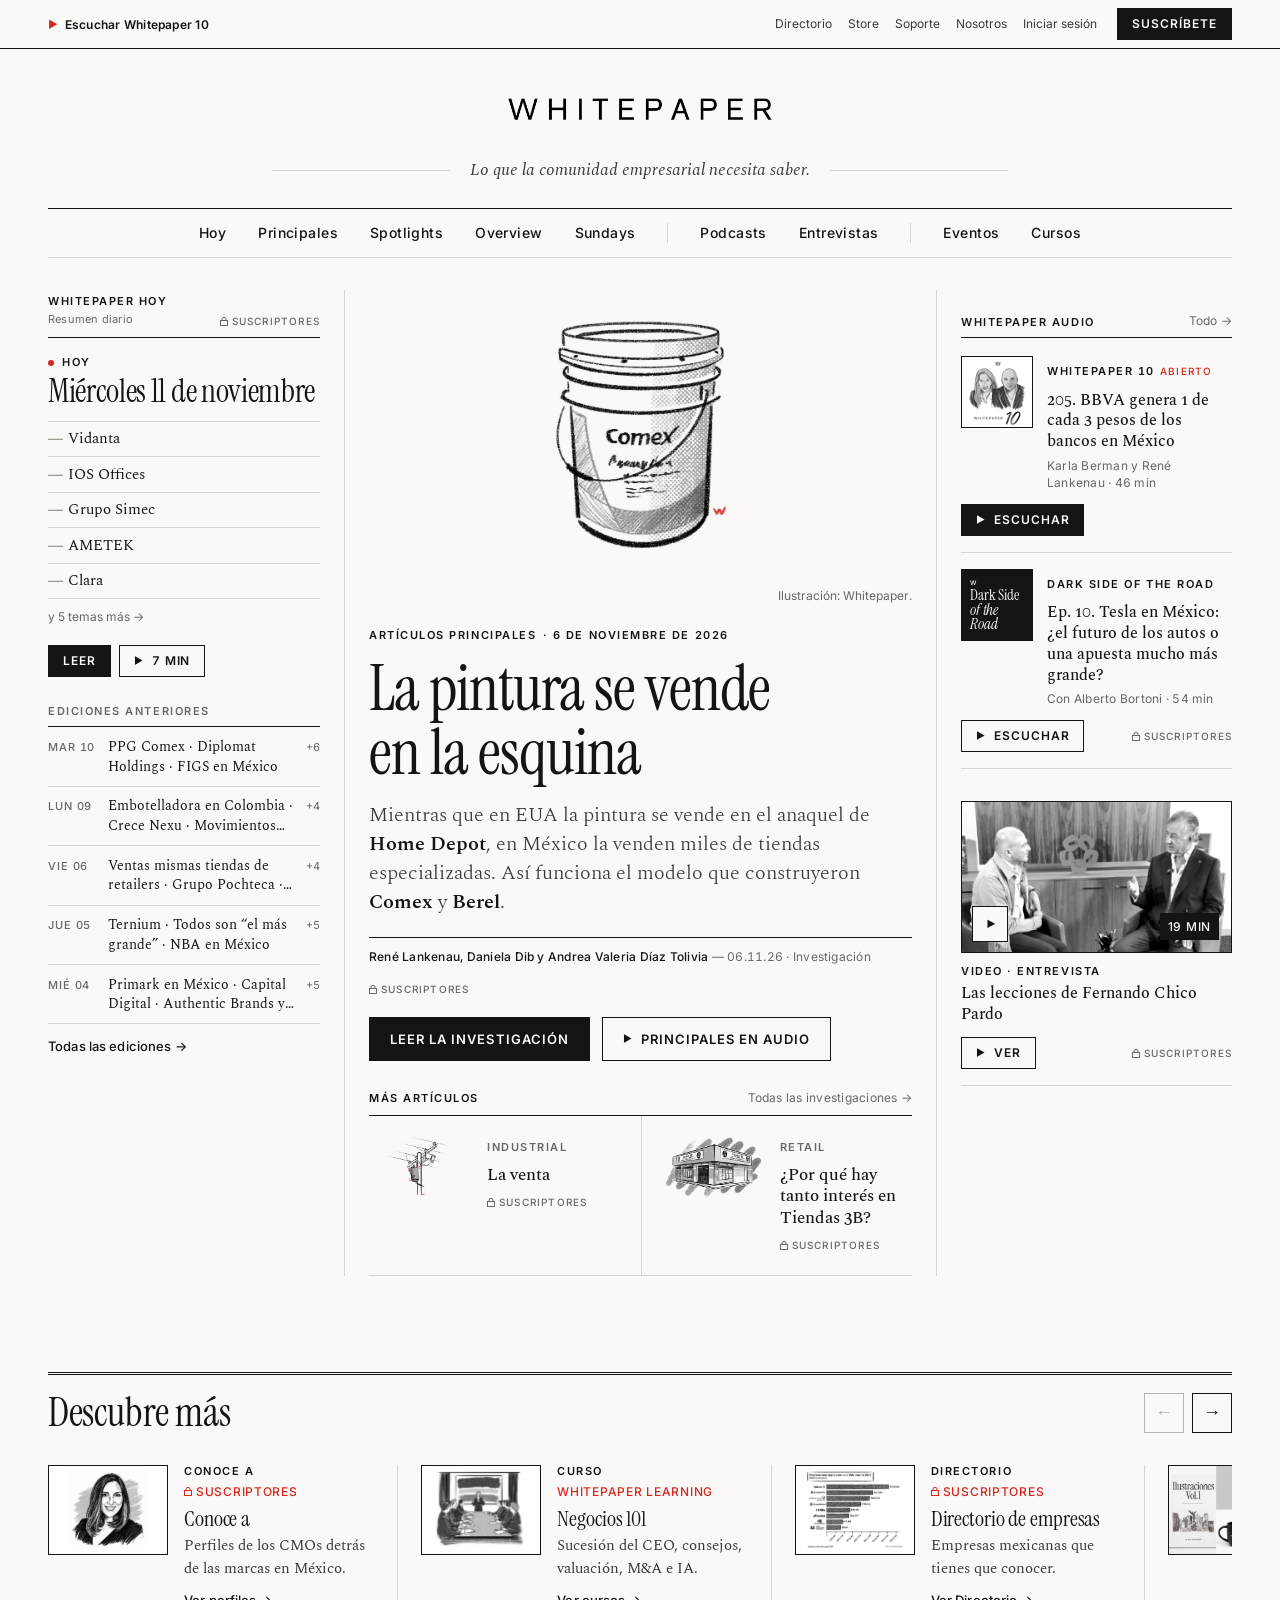
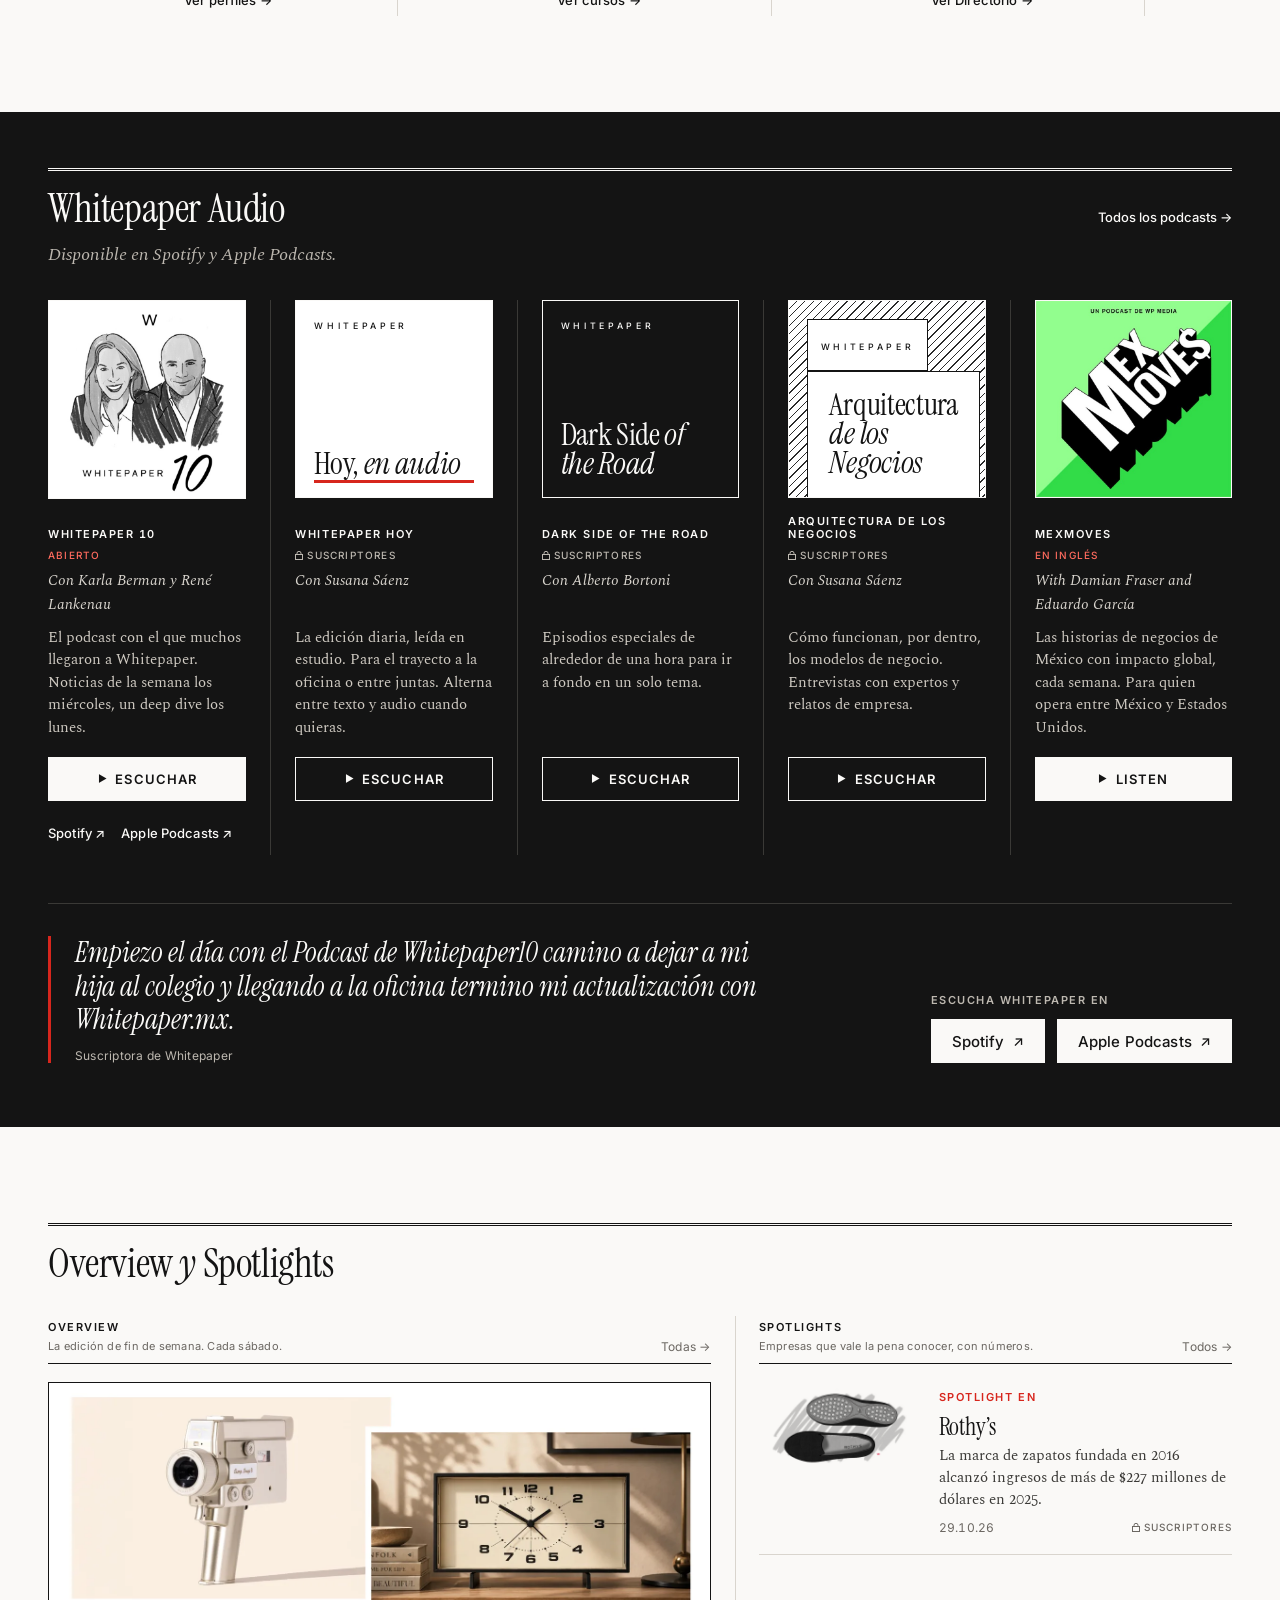
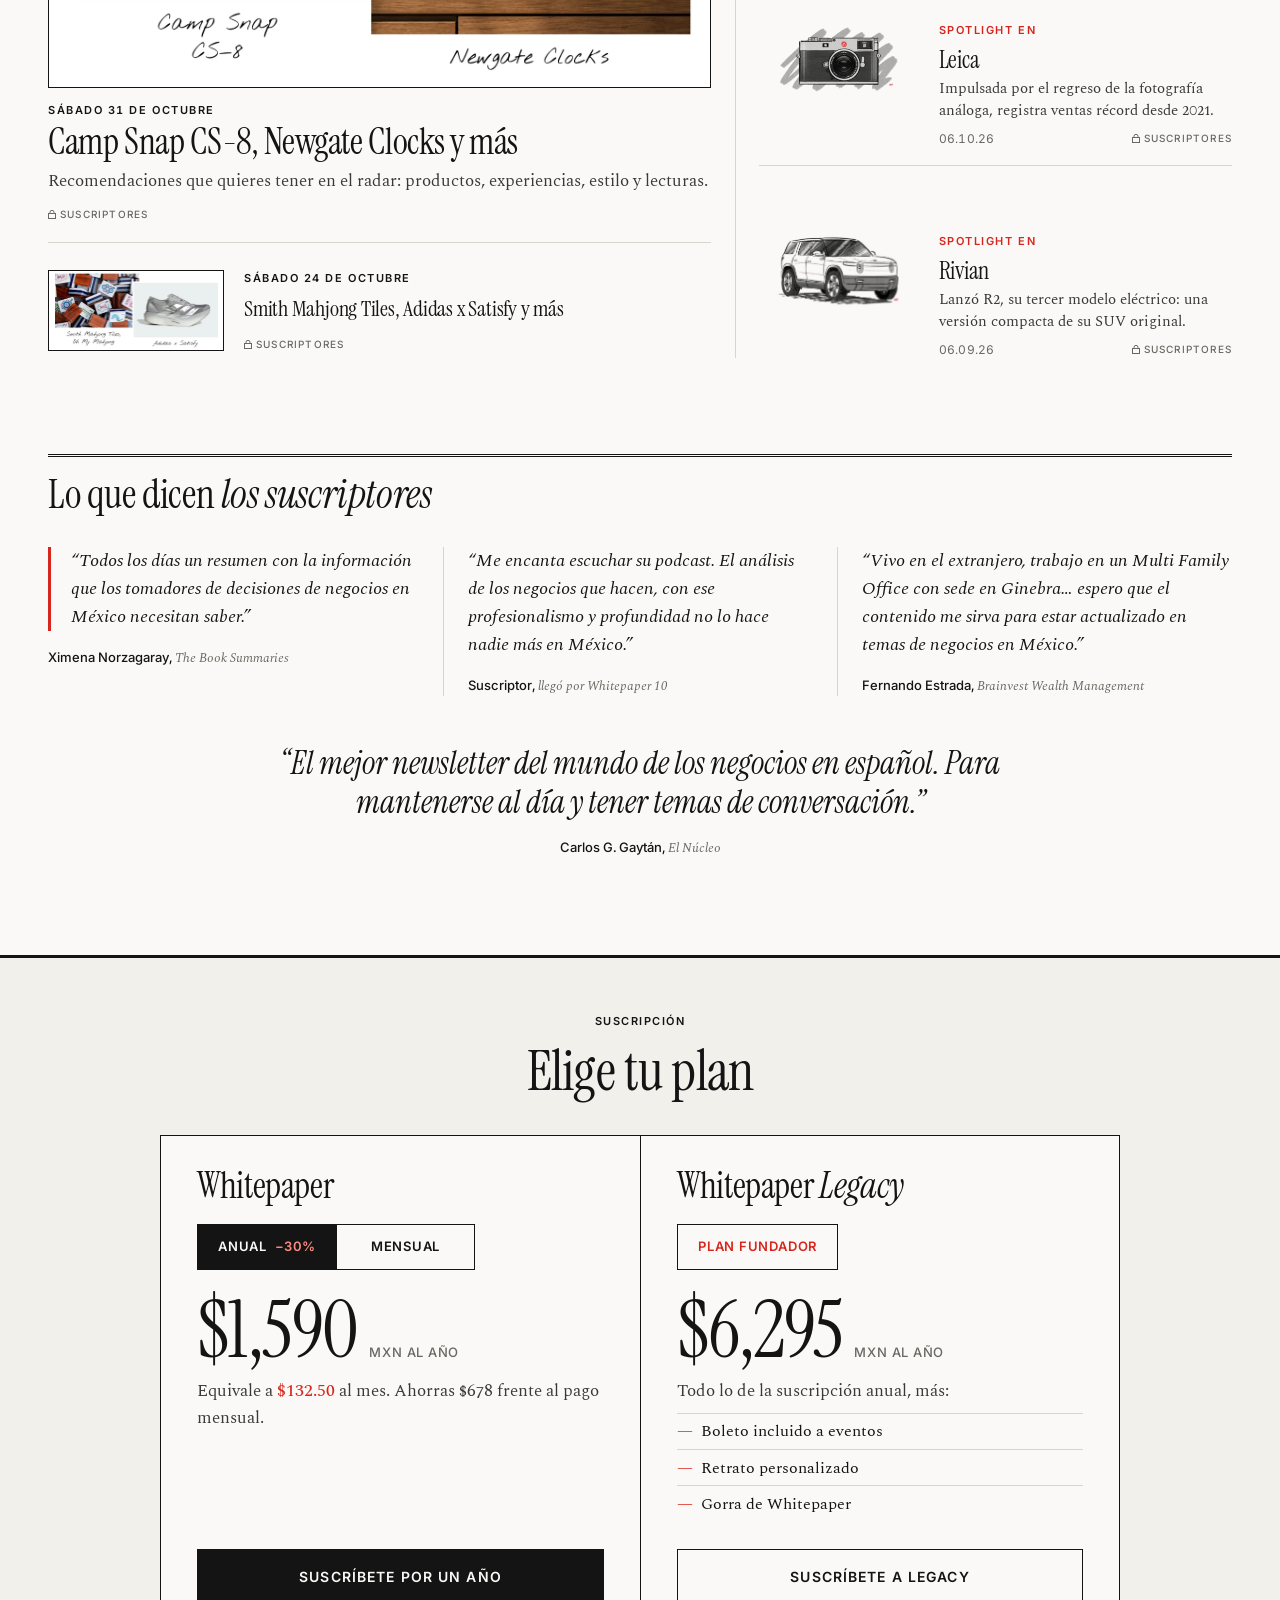
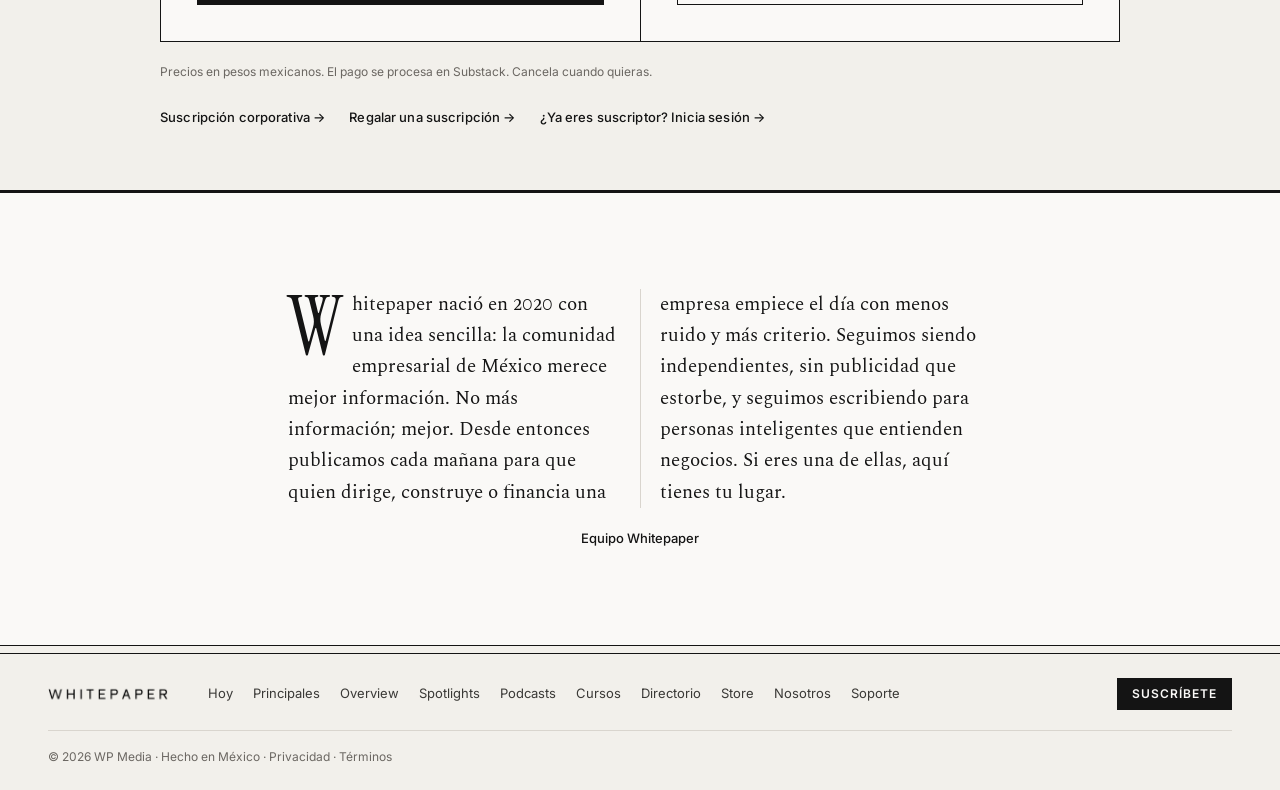
<file: index.html>
<!DOCTYPE html>
<html lang="es-MX">
<head>
  <meta charset="utf-8">
  <meta name="viewport" content="width=device-width, initial-scale=1, viewport-fit=cover">
  <title>Whitepaper · Lo que la comunidad empresarial necesita saber</title>
  <meta name="description" content="Whitepaper es el medio independiente de negocios para quienes construyen, dirigen y financian empresas en México. Cada mañana en texto y en audio; investigaciones, podcasts y entrevistas en video.">
  <meta property="og:title" content="Whitepaper · Lo que la comunidad empresarial necesita saber">
  <meta property="og:description" content="Menos ruido. Más criterio. El medio de negocios de México, para leer, escuchar y ver.">
  <meta name="theme-color" content="#FAF9F7">
  <link rel="preload" href="assets/fonts/InstrumentSerif-Regular.ttf" as="font" type="font/ttf" crossorigin>
  <link rel="preload" href="assets/fonts/Spectral-Regular.ttf" as="font" type="font/ttf" crossorigin>
  <link rel="stylesheet" href="assets/css/home.css">
</head>
<body>
<a class="skip" href="#contenido">Saltar al contenido</a>

<svg width="0" height="0" style="position:absolute" aria-hidden="true">
  <symbol id="lock" viewBox="0 0 8 9"><rect x=".5" y="3.5" width="7" height="5" fill="none" stroke="currentColor"/><path d="M2 3.5V2.3a2 2 0 0 1 4 0v1.2" fill="none" stroke="currentColor"/></symbol>
</svg>

<!-- ============ 1. BARRA UTILITARIA ============ -->
<div class="utility" id="utility">
  <div class="wrap">
    <div class="utility__left">
      <button class="utility__menu" id="menuBtn" aria-label="Abrir menú" aria-expanded="false" aria-controls="mnav"><span></span><span></span><span></span></button>
            <a class="utility__brand" href="#" aria-label="Whitepaper, inicio">Whitepaper</a>
      <button class="utility__listen" type="button" data-play="w10-205" aria-label="Escuchar el episodio más reciente de Whitepaper 10, 46 minutos">
        <span class="tri" aria-hidden="true">▶</span><span class="label-long">Escuchar Whitepaper 10</span><span class="label-short" aria-hidden="true"></span>
      </button>
    </div>
    <div class="utility__right">
      <nav class="utility__links" aria-label="Servicios">
        <a href="https://directorio.whitepaper.mx/">Directorio</a>
        <a href="https://hq.whitepaper.mx/collections/all">Store</a>
        <a href="https://intercom.help/whitepaper/es/">Soporte</a>
        <a href="https://www.whitepaper.mx/about">Nosotros</a>
        <a href="https://www.whitepaper.mx/account">Iniciar sesión</a>
      </nav>
      <a class="btn btn--sm" data-cta="nav" href="https://www.whitepaper.mx/subscribe">Suscríbete</a>
    </div>
  </div>
</div>

<header class="wrap" role="banner">
  <!-- ============ 2. MASTHEAD ============ -->
  <div class="masthead">
    <a class="masthead__logo" href="#" aria-label="Whitepaper, inicio"><img class="art" src="assets/img/logo.png" alt="Whitepaper" width="1000" height="140"></a>
    <p class="masthead__tagline">Lo que la comunidad empresarial necesita saber.</p>
  </div>

  <!-- ============ 3. NAV PRINCIPAL ============ -->
  <nav class="mainnav" aria-label="Principal">
    <ul>
      <li><a href="https://www.whitepaper.mx/t/hoy">Hoy</a></li>
      <li><a href="https://www.whitepaper.mx/t/principales">Principales</a></li>
      <li><a href="https://www.whitepaper.mx/t/spotlights">Spotlights</a></li>
      <li><a href="https://www.whitepaper.mx/t/overview">Overview</a></li>
      <li><a href="https://www.whitepaper.mx/s/sunday">Sundays</a></li>
      <li class="sep" aria-hidden="true"></li>
      <li><a href="podcasts.html">Podcasts</a></li>
      <li><a href="https://www.whitepaper.mx/s/whitepaper-audio">Entrevistas</a></li>
      <li class="sep" aria-hidden="true"></li>
      <li><a href="https://www.whitepaper.mx/archive?search=Whitepaper%20Live">Eventos</a></li>
      <li><a href="https://learning.whitepaper.mx/">Cursos</a></li>
    </ul>
  </nav>
</header>

<main id="contenido">

  <!-- ============ 4. PRIMERA PLANA ============ -->
  <div class="wrap">
    <div class="front">

      <!-- Columna izquierda: Whitepaper Hoy (sale todos los días, lun–vie) -->
      <section class="front__daily daily" aria-labelledby="h-daily">
        <div class="col-kicker"><span class="col-kicker__title"><span class="kicker" id="h-daily">Whitepaper Hoy</span><span class="col-kicker__sub">Resumen diario</span></span><span class="tag"><svg class="lock"><use href="#lock"/></svg>Suscriptores</span></div>

        <!-- Cada edición sale del subtítulo del post en Substack, partido por ";".
             Hoy: primeros 5 temas + "y N temas más". Anteriores: primeros 3 + "+N". -->
        <article class="daily__today">
          <p class="daily__date"><span class="dot" aria-hidden="true"></span><span class="kicker">Hoy</span></p>
          <h2><a href="https://www.whitepaper.mx/p/whitepaper-hoy-9d4">Miércoles 11 de noviembre</a></h2>
          <ul class="daily__sum" aria-label="Temas de la edición">
            <li>Vidanta</li>
            <li>IOS Offices</li>
            <li>Grupo Simec</li>
            <li>AMETEK</li>
            <li>Clara</li>
          </ul>
          <a class="daily__rest" href="https://www.whitepaper.mx/p/whitepaper-hoy-9d4">y 5 temas más →</a>
          <div class="daily__actions">
            <a class="btn btn--sm" data-cta="hoy-leer" href="https://www.whitepaper.mx/p/whitepaper-hoy-9d4">Leer</a>
            <a class="btn btn--sm btn--ghost" href="https://www.whitepaper.mx/p/whitepaper-hoy-11-de-noviembre-de-e21"><span class="tri" aria-hidden="true">▶</span> 7 min</a>
          </div>
        </article>

        <p class="kicker daily__prevhead">Ediciones anteriores</p>
        <ol class="daily__list daily__list--compact" aria-label="Ediciones anteriores">
          <li><a href="https://www.whitepaper.mx/p/whitepaper-hoy-14d"><time datetime="2026-11-10">Mar 10</time><span class="daily__topics">PPG Comex · Diplomat Holdings · FIGS en México</span><span class="daily__more">+6</span></a></li>
          <li><a href="https://www.whitepaper.mx/p/whitepaper-hoy-08c"><time datetime="2026-11-09">Lun 09</time><span class="daily__topics">Embotelladora en Colombia · Crece Nexu · Movimientos clave</span><span class="daily__more">+4</span></a></li>
          <li><a href="https://www.whitepaper.mx/p/whitepaper-hoy-30f"><time datetime="2026-11-06">Vie 06</time><span class="daily__topics">Ventas mismas tiendas de retailers · Grupo Pochteca · Conoce a: Marlene García</span><span class="daily__more">+4</span></a></li>
          <li><a href="https://www.whitepaper.mx/p/whitepaper-hoy-1c1"><time datetime="2026-11-05">Jue 05</time><span class="daily__topics">Ternium · Todos son “el más grande” · NBA en México</span><span class="daily__more">+5</span></a></li>
          <li><a href="https://www.whitepaper.mx/p/whitepaper-hoy-2a3"><time datetime="2026-11-04">Mié 04</time><span class="daily__topics">Primark en México · Capital Digital · Authentic Brands y Lee</span><span class="daily__more">+5</span></a></li>
        </ol>
        <a class="link" href="https://www.whitepaper.mx/archive">Todas las ediciones →</a>
      </section>

      <!-- Columna central: PRINCIPAL DESTACADO
           Por defecto va el Principal más reciente. Para fijar (pin) otro,
           cambia título, bajada, autores, fecha, imagen y enlaces de este bloque,
           y deja data-pinned="true" para que el kicker diga "Destacado". -->
      <section class="front__lead lead" aria-labelledby="h-lead" data-pinned="false">
        <figure class="lead__fig lead__fig--top">
          <a href="https://www.whitepaper.mx/p/la-pintura-se-vende-en-la-esquina-fc8" tabindex="-1" aria-hidden="true"><img class="art" src="assets/img/principal-comex.webp" alt="Ilustración a lápiz de una cubeta de pintura Comex" width="1280" height="691" loading="eager" fetchpriority="high"></a>
          <figcaption>Ilustración: Whitepaper.</figcaption>
        </figure>
        <p class="lead__kicker"><span class="kicker">Artículos Principales</span><span class="kicker lead__pin">· Destacado</span><span class="kicker lead__when">· 6 de noviembre de 2026</span></p>
        <h1 id="h-lead"><a href="https://www.whitepaper.mx/p/la-pintura-se-vende-en-la-esquina-fc8">La pintura se vende en la esquina</a></h1>
        <p class="lead__deck">Mientras que en EUA la pintura se vende en el anaquel de <b>Home Depot</b>, en México la venden miles de tiendas especializadas. Así funciona el modelo que construyeron <b>Comex</b> y <b>Berel</b>.</p>
        <div class="lead__byline">
          <p class="byline"><b>René Lankenau, Daniela Dib y Andrea Valeria Díaz Tolivia</b> — 06.11.26 · Investigación</p>
          <span class="tag"><svg class="lock"><use href="#lock"/></svg>Suscriptores</span>
        </div>
        <div class="lead__actions">
          <a class="btn" data-cta="principal-leer" href="https://www.whitepaper.mx/p/la-pintura-se-vende-en-la-esquina-fc8">Leer la investigación</a>
          <a class="btn btn--ghost" href="podcasts.html?show=principales#programas"><span class="tri" aria-hidden="true">▶</span> Principales en audio</a>
        </div>

        <div class="lead__more">
          <div class="summary__head"><span class="kicker">Más Artículos</span><a class="meta" href="https://www.whitepaper.mx/t/principales">Todas las investigaciones →</a></div>
          <ul class="lead__morelist">
            <li>
              <a class="more__img" href="https://www.whitepaper.mx/t/principales" tabindex="-1" aria-hidden="true"><img class="art" src="assets/img/principal-prolec.webp" alt="" width="1280" height="850" loading="lazy"></a>
              <div>
                <span class="kicker">Industrial</span>
                <h3><a href="https://www.whitepaper.mx/t/principales">La venta</a></h3>
                <p>Un múltiplo de 20x por el 50% de <b>Prolec GE</b>: ¿qué justifica el precio que <b>GE Vernova</b> le pagó a <b>Xignux</b>?</p>
                <span class="tag"><svg class="lock"><use href="#lock"/></svg>Suscriptores</span>
              </div>
            </li>
            <li>
              <a class="more__img" href="https://www.whitepaper.mx/t/principales" tabindex="-1" aria-hidden="true"><img class="art" src="assets/img/principal-tiendas-3b.webp" alt="" width="1280" height="850" loading="lazy"></a>
              <div>
                <span class="kicker">Retail</span>
                <h3><a href="https://www.whitepaper.mx/t/principales">¿Por qué hay tanto interés en Tiendas 3B?</a></h3>
                <p>Una radiografía de su modelo de negocios para entender por qué un retailer tan tradicional atrae a los inversionistas.</p>
                <span class="tag"><svg class="lock"><use href="#lock"/></svg>Suscriptores</span>
              </div>
            </li>
          </ul>
        </div>
      </section>

      <!-- Columna derecha: Escuchar / Ver hoy -->
      <aside class="front__radio" aria-labelledby="h-radio">
        <div class="col-kicker"><span class="kicker" id="h-radio">Whitepaper Audio</span><a class="meta" href="podcasts.html">Todo →</a></div>

        <article class="radio__item" data-ep="w10-205">
          <div class="radio__row">
            <img class="frame" src="assets/img/show-w10.jpg" alt="" width="600" height="600">
            <div>
              <span class="kicker">Whitepaper 10</span> <span class="tag tag--open">Abierto</span>
              <h3>205. BBVA genera 1 de cada 3 pesos de los bancos en México</h3>
              <p class="meta">Karla Berman y René Lankenau · 46 min</p>
            </div>
          </div>
          <div class="progress" aria-hidden="true"><i></i></div>
          <div class="actions">
            <button class="btn btn--sm" type="button" data-play="w10-205"><span class="tri" aria-hidden="true">▶</span> <span class="lbl">Escuchar</span></button>
          </div>
        </article>

        <article class="radio__item">
          <div class="radio__row">
            <div class="cover cover--ink" aria-hidden="true"><span class="cover__w">W</span><span class="cover__name">Dark Side <em>of the Road</em></span></div>
            <div>
              <span class="kicker">Dark Side of the Road</span>
              <h3>Ep. 10. Tesla en México: ¿el futuro de los autos o una apuesta mucho más grande?</h3>
              <p class="meta">Con Alberto Bortoni · 54 min</p>
            </div>
          </div>
          <div class="actions">
            <a class="btn btn--sm btn--ghost" href="https://www.whitepaper.mx/s/whitepaper-audio"><span class="tri" aria-hidden="true">▶</span> Escuchar</a>
            <span class="tag"><svg class="lock"><use href="#lock"/></svg>Suscriptores</span>
          </div>
        </article>

        <article class="radio__item radio__video">
          <a href="https://www.whitepaper.mx/p/las-lecciones-de-fernando" class="still still--photo" aria-label="Ver: Las lecciones de Fernando Chico Pardo, 19 minutos">
            <img src="assets/img/video-chico-pardo.webp" width="1216" height="684" alt="Fernando Chico Pardo durante la entrevista con Whitepaper" loading="lazy" decoding="async">
            <span class="still__play" aria-hidden="true">▶</span>
            <span class="still__dur">19 MIN</span>
          </a>
          <span class="kicker" style="margin-top:.75rem">Video · Entrevista</span>
          <h3>Las lecciones de Fernando Chico Pardo</h3>
          <div class="actions">
            <a class="btn btn--sm btn--ghost" href="https://www.whitepaper.mx/p/las-lecciones-de-fernando"><span class="tri" aria-hidden="true">▶</span> Ver</a>
            <span class="tag"><svg class="lock"><use href="#lock"/></svg>Suscriptores</span>
          </div>
        </article>
      </aside>
    </div>
  </div>

  <!-- ============ DESCUBRE MÁS ============
       Para cambiar un destacado, edita su bloque <article class="pick">:
       imagen, kicker (tipo), etiqueta (precio o acceso), título, texto, botón y enlace.
       pick__art--contain para ilustraciones; pick__art--cover para fotos de producto.
       Es un carrusel: agrega o quita bloques y se acomoda solo. -->
  <div class="wrap section" id="destacados">
    <section aria-labelledby="h-picks">
      <div class="sechead">
        <h2 class="sechead__title" id="h-picks">Descubre más</h2>
        <div class="picks__nav" aria-label="Desplazar Descubre más"><button type="button" class="picks__arrow" data-picks="-1" aria-label="Anterior">←</button><button type="button" class="picks__arrow" data-picks="1" aria-label="Siguiente">→</button></div>
      </div>
      <div class="picks">
        <article class="pick">
          <a class="pick__art pick__art--contain" href="https://www.whitepaper.mx/t/conoce-a"><img src="assets/img/alicia-arias.jpg" width="1100" height="1028" alt="Retrato a lápiz de la sección Conoce a de Whitepaper" loading="lazy"></a>
          <span class="kicker">Conoce a</span>
          <span class="pick__tag"><svg class="lock"><use href="#lock"/></svg>Suscriptores</span>
          <h3><a href="https://www.whitepaper.mx/t/conoce-a">Conoce a</a></h3>
          <p class="pick__desc">Perfiles de los CMOs detrás de las marcas en México.</p>
          <a class="link pick__btn" data-cta="dest-conoce-a" href="https://www.whitepaper.mx/t/conoce-a">Ver perfiles →</a>
        </article>
        <article class="pick">
          <a class="pick__art pick__art--contain" href="https://learning.whitepaper.mx/negocios-101"><img src="assets/img/dest-negocios-101.webp" width="738" height="638" alt="Ilustración de una junta de consejo" loading="lazy"></a>
          <span class="kicker">Curso</span>
          <span class="pick__tag">Whitepaper Learning</span>
          <h3><a href="https://learning.whitepaper.mx/negocios-101">Negocios 101</a></h3>
          <p class="pick__desc">Sucesión del CEO, consejos, valuación, M&amp;A e IA.</p>
          <a class="link pick__btn" data-cta="dest-negocios-101" href="https://learning.whitepaper.mx/negocios-101">Ver cursos →</a>
        </article>
        <article class="pick">
          <a class="pick__art pick__art--contain" href="https://directorio.whitepaper.mx/"><img src="assets/img/bmv.jpg" width="1100" height="896" alt="Gráfica de Whitepaper con las empresas más negociadas en la BMV" loading="lazy"></a>
          <span class="kicker">Directorio</span>
          <span class="pick__tag"><svg class="lock"><use href="#lock"/></svg>Suscriptores</span>
          <h3><a href="https://directorio.whitepaper.mx/">Directorio de empresas</a></h3>
          <p class="pick__desc">Empresas mexicanas que tienes que conocer.</p>
          <a class="link pick__btn" data-cta="dest-directorio" href="https://directorio.whitepaper.mx/">Ver Directorio →</a>
        </article>
        <article class="pick">
          <a class="pick__art pick__art--cover" href="https://hq.whitepaper.mx/collections/all"><img src="assets/img/dest-store.webp" width="1200" height="900" alt="Productos de la Store de Whitepaper: libro Ilustraciones Vol. 1, gorra, taza y totebag" loading="lazy"></a>
          <span class="kicker">Store</span>
          <span class="pick__tag">Desde $348 MXN</span>
          <h3><a href="https://hq.whitepaper.mx/collections/all">Store Whitepaper</a></h3>
          <p class="pick__desc">Gorras, tazas, totebags, prints e Ilustraciones Vol. 1.</p>
          <a class="link pick__btn" data-cta="dest-store" href="https://hq.whitepaper.mx/collections/all">Ir a la Store →</a>
        </article>
      </div>
    </section>
  </div>

  <!-- ============ 6. ESCUCHAR (protagonista) ============ -->
  <section class="listen on-ink" id="escuchar" aria-labelledby="h-escuchar">
    <div class="wrap">
      <div class="sechead">
        <h2 class="sechead__title" id="h-escuchar">Whitepaper Audio</h2>
        <a class="sechead__aside" href="podcasts.html">Todos los podcasts →</a>
        <p class="sechead__intro">Disponible en Spotify y Apple Podcasts.</p>
      </div>

      <div class="shows">
        <!-- Whitepaper 10 -->
        <article class="show" data-ep="w10-205">
          <div class="show__art"><img src="assets/img/show-w10.jpg" alt="Portada de Whitepaper 10: retratos a tinta de Karla Berman y René Lankenau" width="600" height="600" loading="lazy"></div>
          <div class="show__head"><span class="kicker">Whitepaper 10</span><span class="tag tag--open">Abierto</span></div>
          <p class="show__hosts">Con Karla Berman y René Lankenau</p>
          <p class="show__desc">El podcast con el que muchos llegaron a Whitepaper. Noticias de la semana los miércoles, un deep dive los lunes.</p>
          <div class="show__cta">
            <div class="progress" aria-hidden="true"><i></i></div>
            <button class="btn" type="button" data-play="w10-205"><span class="tri" aria-hidden="true">▶</span> <span class="lbl">Escuchar</span></button>
          </div>
          <div class="show__links"><a class="link" href="https://open.spotify.com/show/0LnC5v04Xrh1JX4jGRGVOr">Spotify ↗</a><a class="link" href="https://podcasts.apple.com/mx/podcast/id1584711514">Apple Podcasts ↗</a></div>
        </article>

        <!-- Whitepaper Hoy en audio -->
        <article class="show">
          <div class="show__art"><div class="cover cover--red-rule" role="img" aria-label="Portada de Whitepaper Hoy en audio"><span class="cover__w">Whitepaper</span><span class="cover__name">Hoy, <em>en audio</em></span></div></div>
          <div class="show__head"><span class="kicker">Whitepaper Hoy</span><span class="tag"><svg class="lock"><use href="#lock"/></svg>Suscriptores</span></div>
          <p class="show__hosts">Con Susana Sáenz</p>
          <p class="show__desc">La edición diaria, leída en estudio. Para el trayecto a la oficina o entre juntas. Alterna entre texto y audio cuando quieras.</p>
          <div class="show__cta">
            <a class="btn btn--ghost" href="https://www.whitepaper.mx/s/whitepaper-audio"><span class="tri" aria-hidden="true">▶</span> Escuchar</a>
          </div>
        </article>

        <!-- Dark Side of the Road -->
        <article class="show">
          <div class="show__art"><div class="cover cover--ink" role="img" aria-label="Portada de Dark Side of the Road"><span class="cover__w">Whitepaper</span><span class="cover__name">Dark Side <em>of the Road</em></span></div></div>
          <div class="show__head"><span class="kicker">Dark Side of the Road</span><span class="tag"><svg class="lock"><use href="#lock"/></svg>Suscriptores</span></div>
          <p class="show__hosts">Con Alberto Bortoni</p>
          <p class="show__desc">Episodios especiales de alrededor de una hora para ir a fondo en un solo tema.</p>
          <div class="show__cta">
            <a class="btn btn--ghost" href="https://www.whitepaper.mx/s/whitepaper-audio"><span class="tri" aria-hidden="true">▶</span> Escuchar</a>
          </div>
        </article>

        <!-- Arquitectura de los Negocios -->
        <article class="show">
          <div class="show__art"><div class="cover cover--hatch" role="img" aria-label="Portada de Arquitectura de los Negocios"><span class="cover__plate"><span class="cover__w">Whitepaper</span></span><span class="cover__plate cover__name">Arquitectura <em>de los Negocios</em></span></div></div>
          <div class="show__head"><span class="kicker">Arquitectura de los Negocios</span><span class="tag"><svg class="lock"><use href="#lock"/></svg>Suscriptores</span></div>
          <p class="show__hosts">Con Susana Sáenz</p>
          <p class="show__desc">Cómo funcionan, por dentro, los modelos de negocio. Entrevistas con expertos y relatos de empresa.</p>
          <div class="show__cta">
            <a class="btn btn--ghost" href="https://www.whitepaper.mx/s/whitepaper-audio"><span class="tri" aria-hidden="true">▶</span> Escuchar</a>
          </div>
        </article>

        <!-- MexMoves -->
        <article class="show" data-ep="mex-92" lang="en">
          <div class="show__art"><img src="assets/img/show-mexmoves.jpg" alt="MexMoves podcast cover" width="600" height="600" loading="lazy"></div>
          <div class="show__head"><span class="kicker">MexMoves</span><span class="tag tag--open" lang="es">En inglés</span></div>
          <p class="show__hosts">With Damian Fraser and Eduardo García</p>
          <p class="show__desc" lang="es">Las historias de negocios de México con impacto global, cada semana. Para quien opera entre México y Estados Unidos.</p>
          <div class="show__cta">
            <div class="progress" aria-hidden="true"><i></i></div>
            <button class="btn" type="button" data-play="mex-92"><span class="tri" aria-hidden="true">▶</span> <span class="lbl">Listen</span></button>
          </div>
        </article>
      </div>

      <div class="listen__quote">
        <blockquote>Empiezo el día con el Podcast de Whitepaper10 camino a dejar a mi hija al colegio y llegando a la oficina termino mi actualización con Whitepaper.mx.<cite>Suscriptora de Whitepaper</cite></blockquote>
        <div class="listen__platforms">
          <span class="kicker">Escucha Whitepaper en</span>
          <div class="listen__platbtns">
            <a class="platbtn" href="https://open.spotify.com/show/0LnC5v04Xrh1JX4jGRGVOr">Spotify <span aria-hidden="true">↗</span></a>
            <a class="platbtn" href="https://podcasts.apple.com/mx/podcast/id1584711514">Apple Podcasts <span aria-hidden="true">↗</span></a>
          </div>
        </div>
      </div>
    </div>
  </section>

  <!-- ============ OVERVIEW + SPOTLIGHTS ============ -->
  <div class="wrap section" id="overview">
    <section aria-labelledby="h-trends">
      <div class="sechead">
        <h2 class="sechead__title" id="h-trends">Overview <em>y</em> Spotlights</h2>
      </div>
      <div class="trends">
        <div class="trends__ovw" id="h-overview">
          <div class="col-kicker"><span class="col-kicker__title"><span class="kicker">Overview</span><span class="col-kicker__sub">La edición de fin de semana. Cada sábado.</span></span><a class="meta" href="https://www.whitepaper.mx/t/overview">Todas →</a></div>
          <article class="ovw__lead">
            <a class="ovw__img" href="https://www.whitepaper.mx/p/overview-by-whitepaper-d22"><img src="assets/img/overview-2026-10-31.webp" width="1400" height="645" alt="Collage de Overview: cámara Camp Snap CS-8 y reloj Newgate" loading="lazy"></a>
            <span class="kicker">Sábado 31 de octubre</span>
            <h3><a href="https://www.whitepaper.mx/p/overview-by-whitepaper-d22">Camp Snap CS-8, Newgate Clocks y más</a></h3>
            <p class="ovw__deck">Recomendaciones que quieres tener en el radar: productos, experiencias, estilo y lecturas.</p>
            <span class="tag"><svg class="lock"><use href="#lock"/></svg>Suscriptores</span>
          </article>
          <article class="ovw__prev">
            <a class="ovw__img" href="https://www.whitepaper.mx/p/overview-by-whitepaper-03f"><img src="assets/img/overview-2026-10-24.webp" width="1400" height="645" alt="Collage de Overview: fichas de mahjong de Smith y tenis Adidas x Satisfy" loading="lazy"></a>
            <div>
              <span class="kicker">Sábado 24 de octubre</span>
              <h3><a href="https://www.whitepaper.mx/p/overview-by-whitepaper-03f">Smith Mahjong Tiles, Adidas x Satisfy y más</a></h3>
              <span class="tag"><svg class="lock"><use href="#lock"/></svg>Suscriptores</span>
            </div>
          </article>
        </div>
        <div class="trends__spot" id="spotlights">
          <div class="col-kicker"><span class="col-kicker__title"><span class="kicker">Spotlights</span><span class="col-kicker__sub">Empresas que vale la pena conocer, con números.</span></span><a class="meta" href="https://www.whitepaper.mx/t/spotlights">Todos →</a></div>
          <ul class="spotlist">
          <li class="spotrow">
            <a class="spotrow__img" href="https://www.whitepaper.mx/p/spotlight-en-rothys"><img class="art" src="assets/img/spotlight-rothys.webp" width="1400" height="688" alt="Ilustración de zapatos Rothy's" loading="lazy"></a>
            <div>
              <span class="kicker">Spotlight en</span>
              <h3><a href="https://www.whitepaper.mx/p/spotlight-en-rothys">Rothy’s</a></h3>
              <p>La marca de zapatos fundada en 2016 alcanzó ingresos de más de $227 millones de dólares en 2025.</p>
              <div class="spotrow__meta"><span class="meta">29.10.26</span><span class="tag"><svg class="lock"><use href="#lock"/></svg>Suscriptores</span></div>
            </div>
          </li>
          <li class="spotrow">
            <a class="spotrow__img" href="https://www.whitepaper.mx/p/spotlight-en-leica"><img class="art" src="assets/img/spotlight-leica.webp" width="1280" height="560" alt="Ilustración de una cámara Leica" loading="lazy"></a>
            <div>
              <span class="kicker">Spotlight en</span>
              <h3><a href="https://www.whitepaper.mx/p/spotlight-en-leica">Leica</a></h3>
              <p>Impulsada por el regreso de la fotografía análoga, registra ventas récord desde 2021.</p>
              <div class="spotrow__meta"><span class="meta">06.10.26</span><span class="tag"><svg class="lock"><use href="#lock"/></svg>Suscriptores</span></div>
            </div>
          </li>
          <li class="spotrow">
            <a class="spotrow__img" href="https://www.whitepaper.mx/p/spotlight-en-rivian"><img class="art" src="assets/img/spotlight-rivian.webp" width="1346" height="769" alt="Ilustración de la camioneta eléctrica Rivian" loading="lazy"></a>
            <div>
              <span class="kicker">Spotlight en</span>
              <h3><a href="https://www.whitepaper.mx/p/spotlight-en-rivian">Rivian</a></h3>
              <p>Lanzó R2, su tercer modelo eléctrico: una versión compacta de su SUV original.</p>
              <div class="spotrow__meta"><span class="meta">06.09.26</span><span class="tag"><svg class="lock"><use href="#lock"/></svg>Suscriptores</span></div>
            </div>
          </li>
          </ul>
        </div>
      </div>
    </section>
  </div>

  <!-- ============ 9. TESTIMONIOS Y CIFRAS ============ -->
  <div class="wrap section">
    <section aria-labelledby="h-dicen">
      <div class="sechead">
        <h2 class="sechead__title" id="h-dicen">Lo que dicen <em>los suscriptores</em></h2>
        <span></span>
      </div>
      <div class="quotes">
        <figure>
          <blockquote>“Todos los días un resumen con la información que los tomadores de decisiones de negocios en México necesitan saber.”</blockquote>
          <figcaption>Ximena Norzagaray, <span>The Book Summaries</span></figcaption>
        </figure>
        <figure>
          <blockquote>“Me encanta escuchar su podcast. El análisis de los negocios que hacen, con ese profesionalismo y profundidad no lo hace nadie más en México.”</blockquote>
          <figcaption>Suscriptor, <span>llegó por Whitepaper 10</span></figcaption>
        </figure>
        <figure>
          <blockquote>“Vivo en el extranjero, trabajo en un Multi Family Office con sede en Ginebra… espero que el contenido me sirva para estar actualizado en temas de negocios en México.”</blockquote>
          <figcaption>Fernando Estrada, <span>Brainvest Wealth Management</span></figcaption>
        </figure>
      </div>
      <figure class="pull">
        <blockquote>“El mejor newsletter del mundo de los negocios en español. Para mantenerse al día y tener temas de conversación.”</blockquote>
        <figcaption>Carlos G. Gaytán, <span>El Núcleo</span></figcaption>
      </figure>
    </section>
  </div>

  <!-- ============ 12. SUSCRIPCIÓN ============ -->
  <section class="coupon" id="suscripcion" aria-labelledby="h-sus">
    <div class="wrap">
      <div class="coupon__head">
        <span class="kicker" id="kickerSus">Suscripción</span>
        <h2 id="h-sus">Elige tu plan</h2>
      </div>
      <div class="plans">
        <div class="plan">
          <h3 class="plan__name">Whitepaper</h3>
          <div class="toggle" role="radiogroup" aria-label="Plan de pago">
            <input type="radio" name="plan" id="plan-annual" value="annual" checked><label for="plan-annual">Anual <span class="save">−30%</span></label>
            <input type="radio" name="plan" id="plan-monthly" value="monthly"><label for="plan-monthly">Mensual</label>
          </div>
          <div class="price" aria-live="polite">
            <strong id="priceNum">$1,590</strong><span id="priceUnit">MXN al año</span>
          </div>
          <p class="price__eq" id="priceEq">Equivale a <span class="num">$132.50</span> al mes. Ahorras $678 frente al pago mensual.</p>
          <a class="btn btn--lg" id="subBtn" data-cta="pricing" href="https://www.whitepaper.mx/subscribe">Suscríbete por un año</a>
        </div>
        <div class="plan plan--legacy">
          <h3 class="plan__name">Whitepaper <em>Legacy</em></h3>
          <span class="plan__badge">Plan fundador</span>
          <div class="price">
            <strong>$6,295</strong><span>MXN al año</span>
          </div>
          <div class="plan__perks">
            <p>Todo lo de la suscripción anual, más:</p>
            <ul>
              <li>Boleto incluido a eventos</li>
              <li>Retrato personalizado</li>
              <li>Gorra de Whitepaper</li>
            </ul>
          </div>
          <a class="btn btn--lg btn--ghost" data-cta="pricing-legacy" href="https://www.whitepaper.mx/subscribe">Suscríbete a Legacy</a>
        </div>
      </div>
      <div class="coupon__foot">
        <p class="trust">Precios en pesos mexicanos. El pago se procesa en Substack. Cancela cuando quieras.</p>
        <div class="coupon__more">
          <a class="link" href="https://intercom.help/whitepaper/es/">Suscripción corporativa →</a>
          <a class="link" href="https://www.whitepaper.mx/subscribe?gift=true">Regalar una suscripción →</a>
          <a class="link" href="https://www.whitepaper.mx/account">¿Ya eres suscriptor? Inicia sesión →</a>
        </div>
      </div>
    </div>
  </section>

  <!-- ============ 13. NOTA DEL EDITOR ============ -->
  <div class="wrap section">
    <section class="note" aria-label="Sobre Whitepaper">
      <p>Whitepaper nació en 2020 con una idea sencilla: la comunidad empresarial de México merece mejor información. No más información; mejor. Desde entonces publicamos cada mañana para que quien dirige, construye o financia una empresa empiece el día con menos ruido y más criterio. Seguimos siendo independientes, sin publicidad que estorbe, y seguimos escribiendo para personas inteligentes que entienden negocios. Si eres una de ellas, aquí tienes tu lugar.</p>
      <p class="sign">Equipo Whitepaper</p>
    </section>
  </div>
</main>

<!-- ============ 14. FOOTER / COLOFÓN ============ -->
<footer class="footer footer--slim">
  <div class="wrap">
    <div class="fslim__top">
      <img class="art fslim__logo" src="assets/img/logo.png" alt="Whitepaper" width="1000" height="140">
      <nav class="fslim__nav" aria-label="Pie de página">
        <a href="https://www.whitepaper.mx/t/hoy">Hoy</a><a href="https://www.whitepaper.mx/t/principales">Principales</a><a href="https://www.whitepaper.mx/t/overview">Overview</a><a href="https://www.whitepaper.mx/t/spotlights">Spotlights</a><a href="podcasts.html">Podcasts</a><a href="https://learning.whitepaper.mx/">Cursos</a><a href="https://directorio.whitepaper.mx/">Directorio</a><a href="https://hq.whitepaper.mx/collections/all">Store</a><a href="https://www.whitepaper.mx/about">Nosotros</a><a href="https://intercom.help/whitepaper/es/">Soporte</a>
      </nav>
      <a class="btn btn--sm" data-cta="footer" href="https://www.whitepaper.mx/subscribe">Suscríbete</a>
    </div>
    <p class="fslim__legal">© 2026 WP Media · Hecho en México · <a href="https://substack.com/privacy">Privacidad</a> · <a href="https://substack.com/tos">Términos</a></p>
  </div>
</footer>

<!-- ============ MENÚ MÓVIL ============ -->
<div class="mnav" id="mnav" role="dialog" aria-modal="true" aria-label="Menú">
  <div class="mnav__top"><img class="art" src="assets/img/logo.png" alt="Whitepaper" width="1000" height="140"><button class="mnav__close" id="menuClose" aria-label="Cerrar menú">✕</button></div>
  <section><h2>Leer</h2><a href="https://www.whitepaper.mx/t/hoy">Hoy</a><a href="https://www.whitepaper.mx/t/principales">Principales</a><a href="https://www.whitepaper.mx/t/spotlights">Spotlights</a><a href="https://www.whitepaper.mx/t/overview">Overview</a><a href="https://www.whitepaper.mx/s/sunday">Sundays</a></section>
  <section><h2>Escuchar</h2><a href="podcasts.html">Todos los podcasts</a><a href="podcasts.html#whitepaper-10">Whitepaper 10 <span class="tag tag--open">Abierto</span></a><a href="podcasts.html#whitepaper-hoy">Whitepaper Hoy en audio</a><a href="podcasts.html#mexmoves">MexMoves</a><a href="podcasts.html#dark-side">Dark Side of the Road</a><a href="podcasts.html#arquitectura">Arquitectura de los Negocios</a><a href="podcasts.html#la-entrevista">La Entrevista</a><a href="podcasts.html#desde-dc">Desde DC</a></section>
  <section><h2>Ver</h2><a href="https://www.whitepaper.mx/s/whitepaper-audio">Entrevistas en video</a></section>
  <section><h2>Vivir</h2><a href="https://www.whitepaper.mx/archive?search=Whitepaper%20Live">Eventos</a><a href="https://learning.whitepaper.mx/">Learning ↗</a><a href="https://directorio.whitepaper.mx/">Directorio ↗</a><a href="https://hq.whitepaper.mx/collections/all">Store ↗</a></section>
  <a class="btn" data-cta="mobile-menu" href="https://www.whitepaper.mx/subscribe">Suscríbete · $1,590 al año</a>
  <a class="signin" href="https://www.whitepaper.mx/account">Iniciar sesión</a>
</div>

<!-- ============ MINI-REPRODUCTOR ============ -->
<div class="player" id="player" role="region" aria-label="Reproductor" hidden>
  <div class="player__bar" aria-hidden="true"><i id="pBarMobile"></i></div>
  <div class="wrap">
    <img id="pArt" src="assets/img/show-w10.jpg" alt="" width="48" height="48">
    <div class="player__title"><strong id="pTitle">—</strong><span id="pShow">—</span></div>
    <div class="player__ctrls">
      <button class="pbtn pbtn--skip" id="pBack" aria-label="Retroceder 15 segundos">−15</button>
      <button class="pbtn pbtn--main" id="pToggle" aria-label="Reproducir">▶</button>
      <button class="pbtn pbtn--skip" id="pFwd" aria-label="Adelantar 15 segundos">+15</button>
    </div>
    <input type="range" id="pSeek" min="0" max="100" step="0.1" value="0" aria-label="Posición">
    <span class="player__time" id="pTime">0:00 / 0:00</span>
    <button class="pbtn" id="pRate" aria-label="Velocidad de reproducción, actual 1x">1x</button>
    <button class="pbtn" id="pClose" aria-label="Cerrar reproductor">✕</button>
  </div>
  <p class="sr-only" aria-live="polite" id="pLive"></p>
</div>
<audio id="wpAudio" preload="none"></audio>

<script src="assets/js/home.js" defer></script>
</body>
</html>
</file>
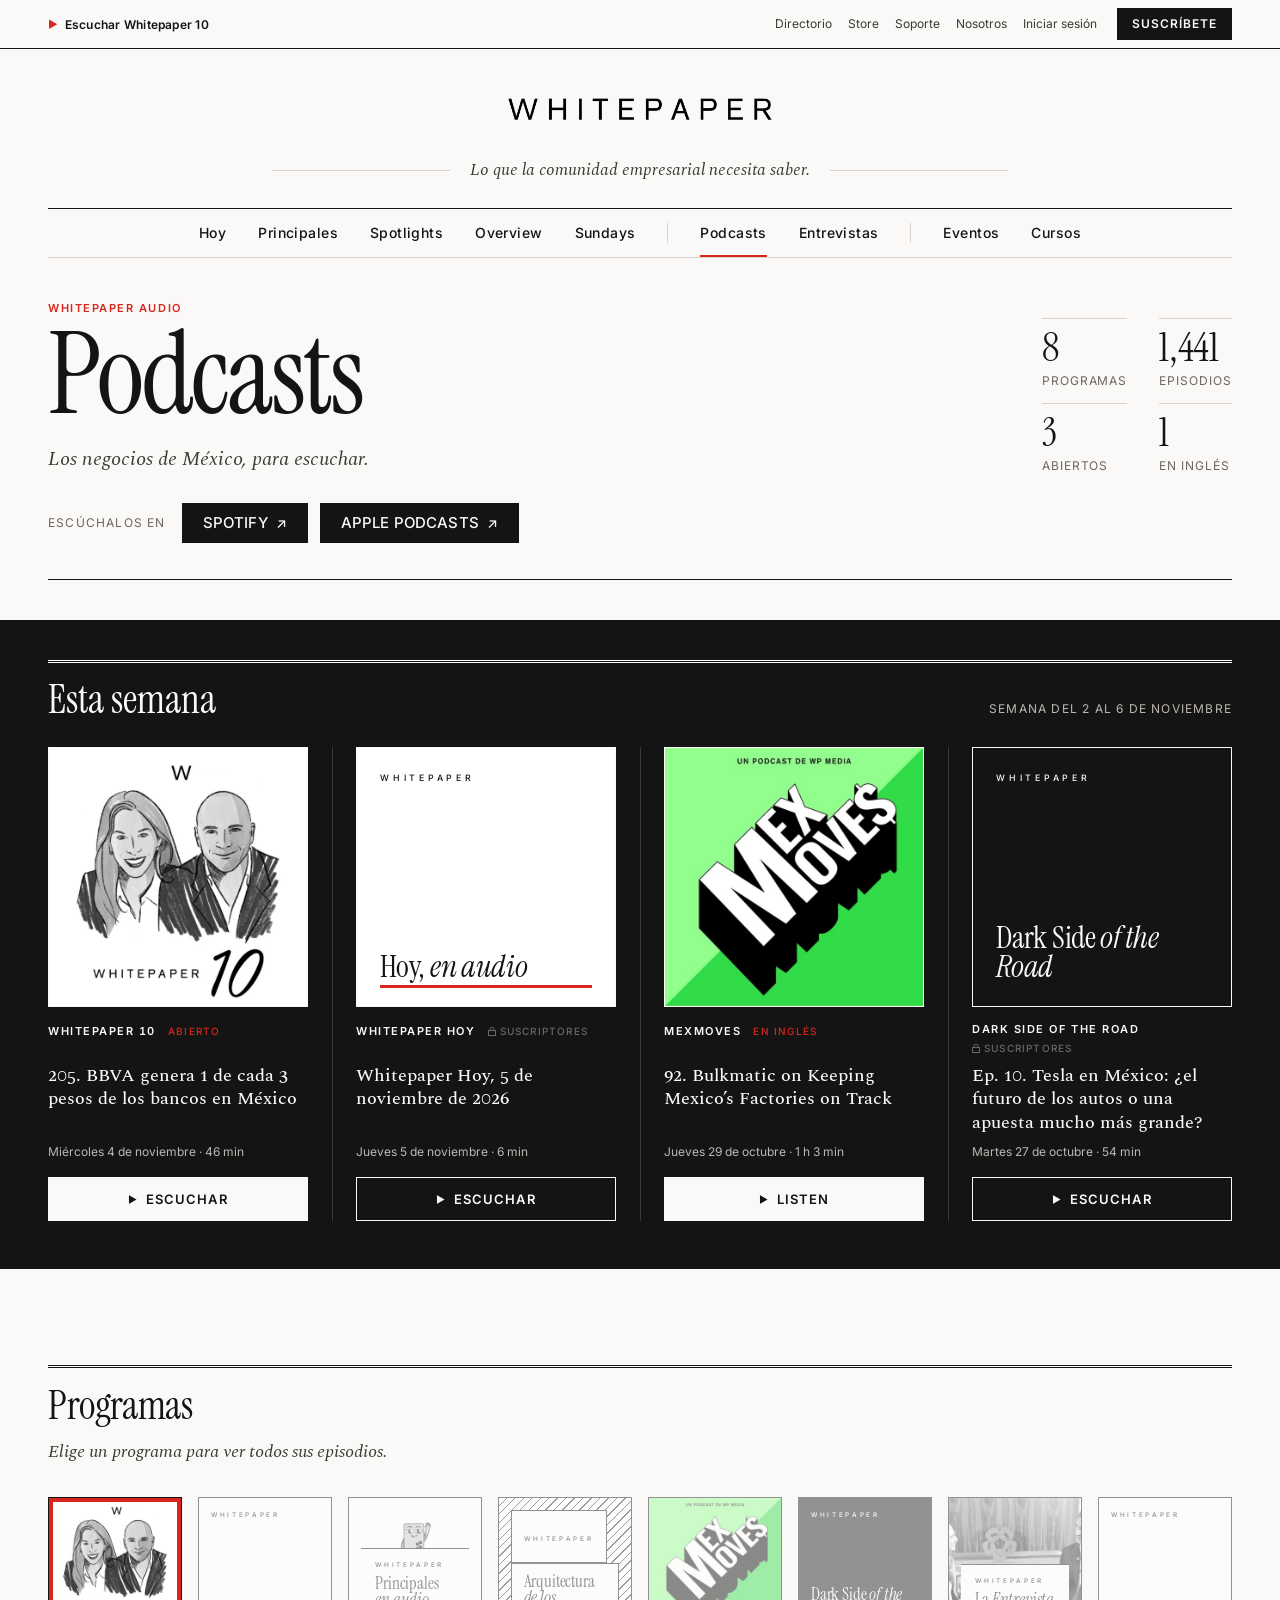
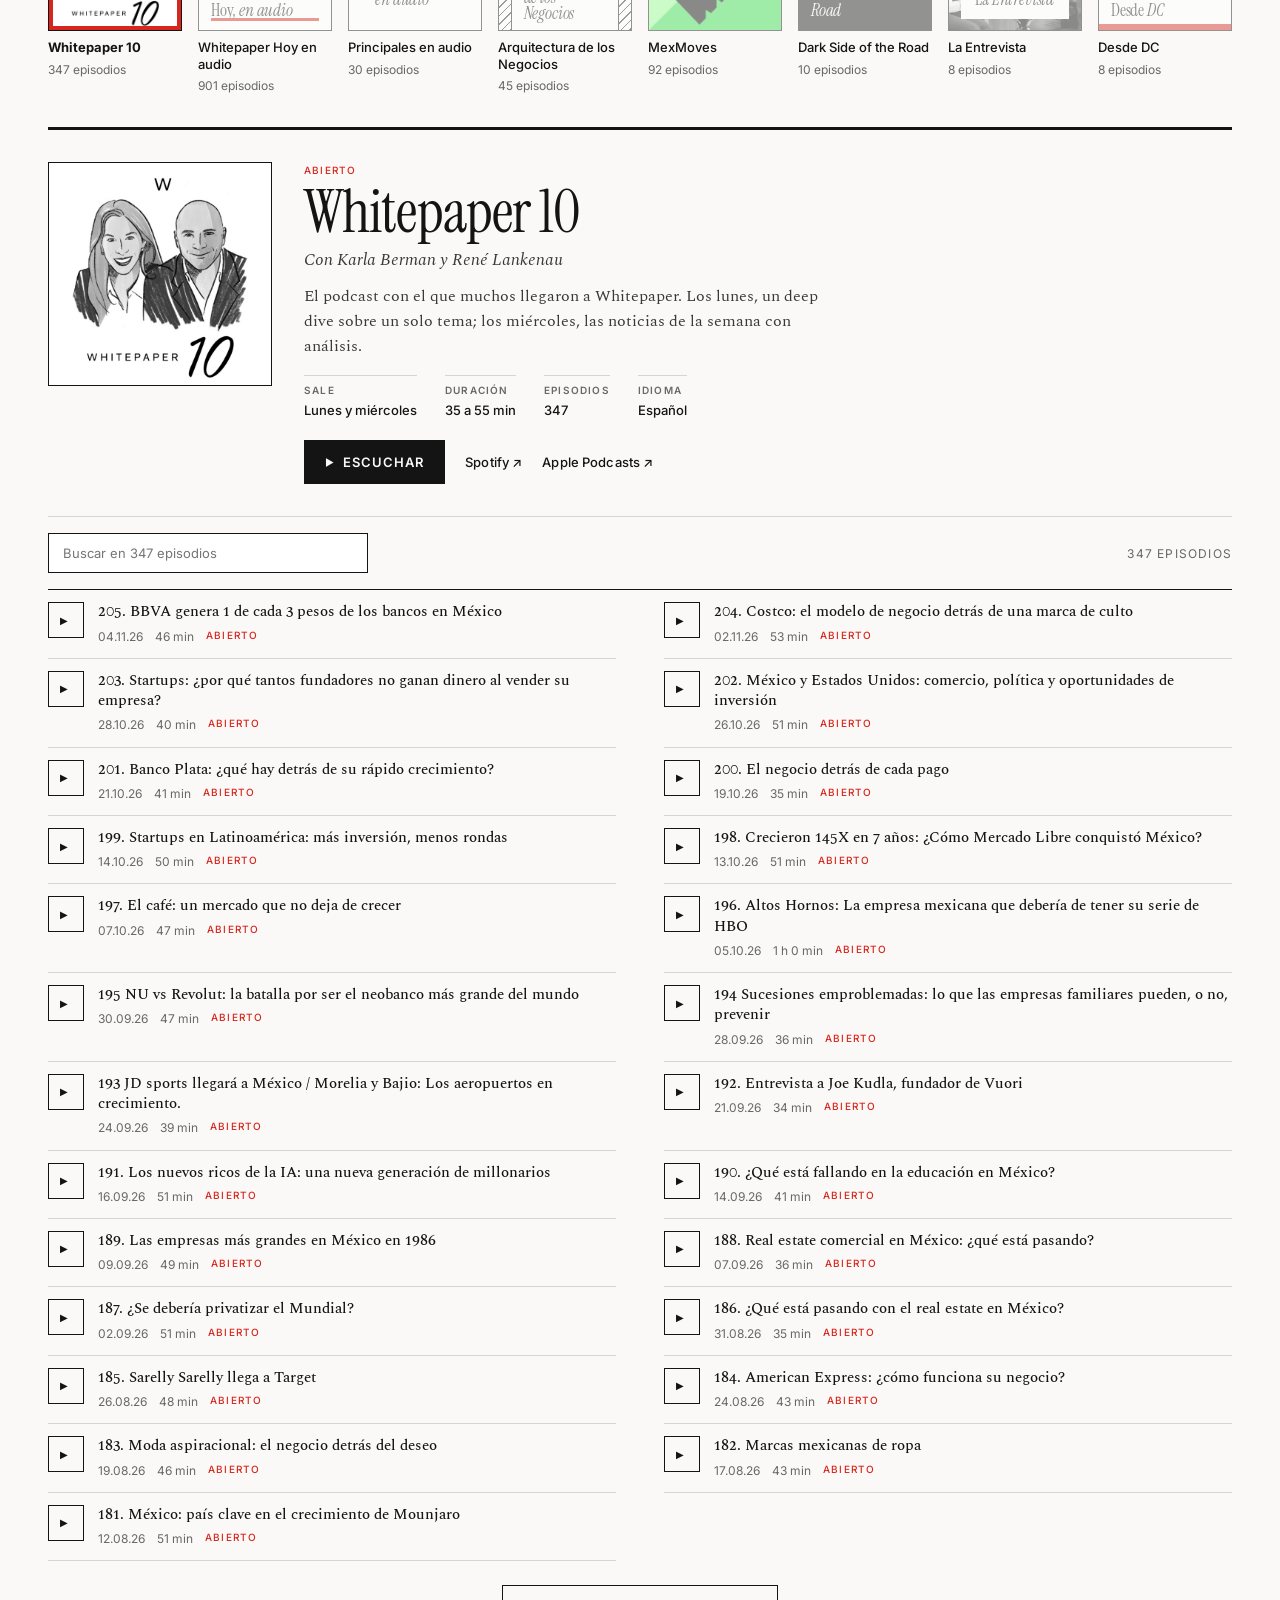
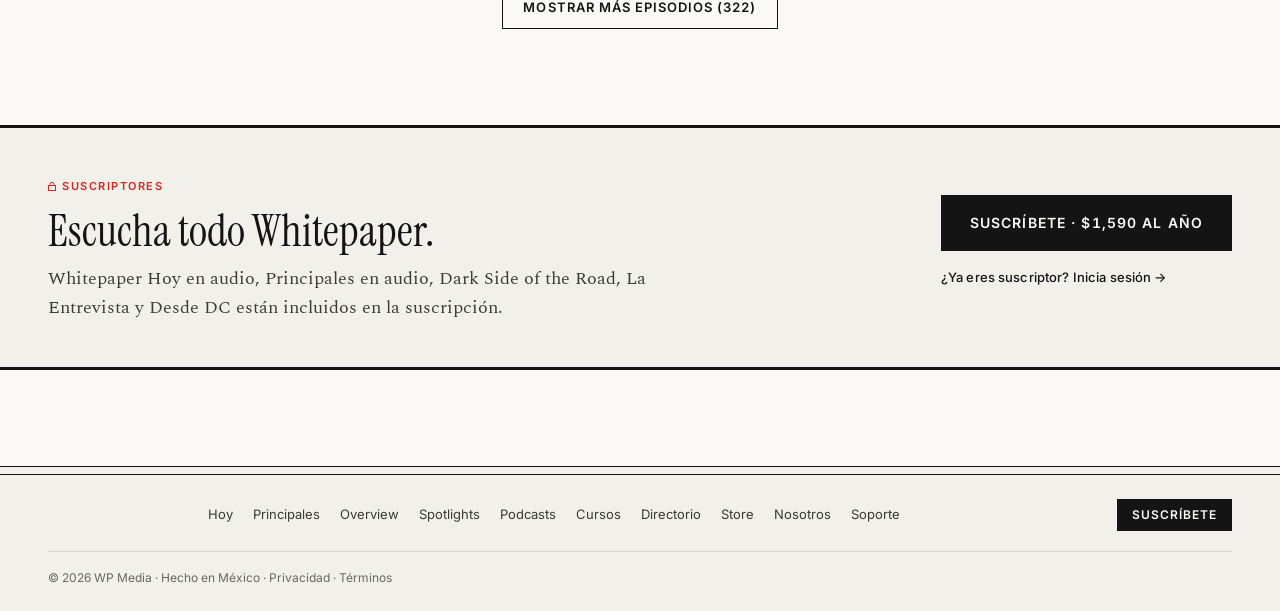
<file: podcasts.html>
<!DOCTYPE html>
<html lang="es-MX">
<head>
  <meta charset="utf-8">
  <meta name="viewport" content="width=device-width, initial-scale=1, viewport-fit=cover">
  <title>Podcasts · Whitepaper Audio</title>
  <meta name="description" content="Todos los podcasts de Whitepaper y todos sus episodios: Whitepaper 10, Whitepaper Hoy en audio, Principales en audio, MexMoves, Dark Side of the Road, Arquitectura de los Negocios, La Entrevista y Desde DC.">
  <meta property="og:title" content="Podcasts · Whitepaper Audio">
  <meta property="og:description" content="Los negocios de México, para escuchar.">
  <meta name="theme-color" content="#FAF9F7">
  <link rel="preload" href="assets/fonts/InstrumentSerif-Regular.ttf" as="font" type="font/ttf" crossorigin>
  <link rel="preload" href="assets/fonts/Spectral-Regular.ttf" as="font" type="font/ttf" crossorigin>
  <link rel="stylesheet" href="assets/css/home.css">
  <link rel="stylesheet" href="assets/css/podcasts.css">
</head>
<body>
<a class="skip" href="#contenido">Saltar al contenido</a>

<svg width="0" height="0" style="position:absolute" aria-hidden="true">
  <symbol id="lock" viewBox="0 0 8 9"><rect x=".5" y="3.5" width="7" height="5" fill="none" stroke="currentColor"/><path d="M2 3.5V2.3a2 2 0 0 1 4 0v1.2" fill="none" stroke="currentColor"/></symbol>
</svg>

<!-- ============ 1. BARRA UTILITARIA ============ -->
<div class="utility" id="utility">
  <div class="wrap">
    <div class="utility__left">
      <button class="utility__menu" id="menuBtn" aria-label="Abrir menú" aria-expanded="false" aria-controls="mnav"><span></span><span></span><span></span></button>
            <a class="utility__brand" href="index.html" aria-label="Whitepaper, inicio">Whitepaper</a>
      <button class="utility__listen" type="button" data-play="w10-205" aria-label="Escuchar el episodio más reciente de Whitepaper 10, 46 minutos">
        <span class="tri" aria-hidden="true">▶</span><span class="label-long">Escuchar Whitepaper 10</span><span class="label-short" aria-hidden="true"></span>
      </button>
    </div>
    <div class="utility__right">
      <nav class="utility__links" aria-label="Servicios">
        <a href="https://directorio.whitepaper.mx/">Directorio</a>
        <a href="https://hq.whitepaper.mx/collections/all">Store</a>
        <a href="https://intercom.help/whitepaper/es/">Soporte</a>
        <a href="https://www.whitepaper.mx/about">Nosotros</a>
        <a href="https://www.whitepaper.mx/account">Iniciar sesión</a>
      </nav>
      <a class="btn btn--sm" data-cta="nav" href="https://www.whitepaper.mx/subscribe">Suscríbete</a>
    </div>
  </div>
</div>

<header class="wrap" role="banner">
  <!-- ============ 2. MASTHEAD ============ -->
  <div class="masthead">
    <a class="masthead__logo" href="index.html" aria-label="Whitepaper, inicio"><img class="art" src="assets/img/logo.png" alt="Whitepaper" width="1000" height="140"></a>
    <p class="masthead__tagline">Lo que la comunidad empresarial necesita saber.</p>
  </div>

  <!-- ============ 3. NAV PRINCIPAL ============ -->
  <nav class="mainnav" aria-label="Principal">
    <ul>
      <li><a href="https://www.whitepaper.mx/t/hoy">Hoy</a></li>
      <li><a href="https://www.whitepaper.mx/t/principales">Principales</a></li>
      <li><a href="https://www.whitepaper.mx/t/spotlights">Spotlights</a></li>
      <li><a href="https://www.whitepaper.mx/t/overview">Overview</a></li>
      <li><a href="https://www.whitepaper.mx/s/sunday">Sundays</a></li>
      <li class="sep" aria-hidden="true"></li>
      <li><a href="podcasts.html" aria-current="page">Podcasts</a></li>
      <li><a href="https://www.whitepaper.mx/s/whitepaper-audio">Entrevistas</a></li>
      <li class="sep" aria-hidden="true"></li>
      <li><a href="https://www.whitepaper.mx/archive?search=Whitepaper%20Live">Eventos</a></li>
      <li><a href="https://learning.whitepaper.mx/">Cursos</a></li>
    </ul>
  </nav>
</header>

<main id="contenido" class="pod">

  <div class="wrap">
    <section class="phead" aria-labelledby="h-pod">
      <p class="kicker">Whitepaper Audio</p>
      <h1 id="h-pod">Podcasts</h1>
      <p class="phead__deck">Los negocios de México, para escuchar.</p>
      <ul class="phead__stats" aria-label="Resumen">
        <li><strong>8</strong> programas</li>
        <li><strong>1,441</strong> episodios</li>
        <li><strong>3</strong> abiertos</li>
        <li><strong>1</strong> en inglés</li>
      </ul>
      <div class="phead__platforms"><span>Escúchalos en</span><a class="platbtn platbtn--ink" href="https://open.spotify.com/show/0LnC5v04Xrh1JX4jGRGVOr">Spotify <span aria-hidden="true">↗</span></a><a class="platbtn platbtn--ink" href="https://podcasts.apple.com/mx/podcast/id1584711514">Apple Podcasts <span aria-hidden="true">↗</span></a></div>
    </section>
  </div>

  <!-- ============ ESTA SEMANA (destacados, como Bulwark) ============ -->
  <section class="onair on-ink" aria-labelledby="h-onair">
    <div class="wrap">
      <div class="onair__head"><h2 id="h-onair">Esta semana</h2><span class="onair__date">Semana del 2 al 6 de noviembre</span></div>
      <div class="onair__grid">
        <article class="onair__item" data-ep="w10-205">
          <div class="onair__art"><img src="assets/img/show-w10.jpg" alt="Portada de Whitepaper 10" width="600" height="600"></div>
          <div class="onair__tags"><span class="kicker">Whitepaper 10</span><span class="tag tag--open">Abierto</span></div>
          <h3>205. BBVA genera 1 de cada 3 pesos de los bancos en México</h3>
          <p class="onair__meta">Miércoles 4 de noviembre · 46 min</p>
          <div class="progress" aria-hidden="true"><i></i></div>
          <button class="btn" type="button" data-play="w10-205"><span class="tri" aria-hidden="true">▶</span> <span class="lbl">Escuchar</span></button>
        </article>
        <article class="onair__item">
          <div class="onair__art"><div class="cover cover--red-rule" role="img" aria-label="Portada de Whitepaper Hoy en audio"><span class="cover__w">Whitepaper</span><span class="cover__name">Hoy, <em>en audio</em></span></div></div>
          <div class="onair__tags"><span class="kicker">Whitepaper Hoy</span><span class="tag"><svg class="lock"><use href="#lock"/></svg>Suscriptores</span></div>
          <h3>Whitepaper Hoy, 5 de noviembre de 2026</h3>
          <p class="onair__meta">Jueves 5 de noviembre · 6 min</p>
          <div class="progress" aria-hidden="true"><i></i></div>
          <a class="btn btn--ghost" href="https://www.whitepaper.mx/p/whitepaper-hoy-05-de-noviembre-de-28a"><span class="tri" aria-hidden="true">▶</span> Escuchar</a>
        </article>
        <article class="onair__item" data-ep="mex-92" lang="en">
          <div class="onair__art"><img src="assets/img/show-mexmoves.jpg" alt="MexMoves podcast cover" width="600" height="600"></div>
          <div class="onair__tags"><span class="kicker">MexMoves</span><span class="tag tag--open" lang="es">En inglés</span></div>
          <h3>92. Bulkmatic on Keeping Mexico’s Factories on Track</h3>
          <p class="onair__meta" lang="es">Jueves 29 de octubre · 1 h 3 min</p>
          <div class="progress" aria-hidden="true"><i></i></div>
          <button class="btn" type="button" data-play="mex-92"><span class="tri" aria-hidden="true">▶</span> <span class="lbl">Listen</span></button>
        </article>
        <article class="onair__item">
          <div class="onair__art"><div class="cover cover--ink" role="img" aria-label="Portada de Dark Side of the Road"><span class="cover__w">Whitepaper</span><span class="cover__name">Dark Side <em>of the Road</em></span></div></div>
          <div class="onair__tags"><span class="kicker">Dark Side of the Road</span><span class="tag"><svg class="lock"><use href="#lock"/></svg>Suscriptores</span></div>
          <h3>Ep. 10. Tesla en México: ¿el futuro de los autos o una apuesta mucho más grande?</h3>
          <p class="onair__meta">Martes 27 de octubre · 54 min</p>
          <div class="progress" aria-hidden="true"><i></i></div>
          <a class="btn btn--ghost" href="https://www.whitepaper.mx/p/dark-side-of-the-road-ep-9-tesla"><span class="tri" aria-hidden="true">▶</span> Escuchar</a>
        </article>
      </div>
    </div>
  </section>


  <!-- ============ PROGRAMAS: elige uno y aparecen todos sus episodios ============ -->
  <div class="wrap section" id="programas">
    <section aria-labelledby="h-shows">
      <div class="sechead"><h2 class="sechead__title" id="h-shows">Programas</h2><p class="sechead__intro">Elige un programa para ver todos sus episodios.</p></div>
      <div class="ptiles" role="group" aria-label="Programas">
          <button type="button" class="ptile" data-pick="whitepaper-10" aria-controls="p-whitepaper-10" aria-pressed="false"><span class="ptile__art" aria-hidden="true"><img src="assets/img/show-w10.jpg" alt="" width="600" height="600"></span><span class="ptile__name">Whitepaper 10</span><span class="ptile__count">347 episodios</span></button>
          <button type="button" class="ptile" data-pick="whitepaper-hoy" aria-controls="p-whitepaper-hoy" aria-pressed="false"><span class="ptile__art" aria-hidden="true"><div class="cover cover--red-rule"><span class="cover__w">Whitepaper</span><span class="cover__name">Hoy, <em>en audio</em></span></div></span><span class="ptile__name">Whitepaper Hoy en audio</span><span class="ptile__count">901 episodios</span></button>
          <button type="button" class="ptile" data-pick="principales" aria-controls="p-principales" aria-pressed="false"><span class="ptile__art" aria-hidden="true"><div class="cover cover--photo cover--art"><img src="assets/img/principal-outliers-inclusion.webp" alt="" width="1280" height="678"><span class="cover__plate"><span class="cover__w">Whitepaper</span><span class="cover__name">Principales <em>en audio</em></span></span></div></span><span class="ptile__name">Principales en audio</span><span class="ptile__count">30 episodios</span></button>
          <button type="button" class="ptile" data-pick="arquitectura" aria-controls="p-arquitectura" aria-pressed="false"><span class="ptile__art" aria-hidden="true"><div class="cover cover--hatch"><span class="cover__plate"><span class="cover__w">Whitepaper</span></span><span class="cover__plate cover__name">Arquitectura <em>de los Negocios</em></span></div></span><span class="ptile__name">Arquitectura de los Negocios</span><span class="ptile__count">45 episodios</span></button>
          <button type="button" class="ptile" data-pick="mexmoves" aria-controls="p-mexmoves" aria-pressed="false"><span class="ptile__art" aria-hidden="true"><img src="assets/img/show-mexmoves.jpg" alt="" width="600" height="600"></span><span class="ptile__name">MexMoves</span><span class="ptile__count">92 episodios</span></button>
          <button type="button" class="ptile" data-pick="dark-side" aria-controls="p-dark-side" aria-pressed="false"><span class="ptile__art" aria-hidden="true"><div class="cover cover--ink"><span class="cover__w">Whitepaper</span><span class="cover__name">Dark Side <em>of the Road</em></span></div></span><span class="ptile__name">Dark Side of the Road</span><span class="ptile__count">10 episodios</span></button>
          <button type="button" class="ptile" data-pick="la-entrevista" aria-controls="p-la-entrevista" aria-pressed="false"><span class="ptile__art" aria-hidden="true"><div class="cover cover--photo"><img src="assets/img/video-chico-pardo.webp" alt="" width="1216" height="684"><span class="cover__plate"><span class="cover__w">Whitepaper</span><span class="cover__name">La <em>Entrevista</em></span></span></div></span><span class="ptile__name">La Entrevista</span><span class="ptile__count">8 episodios</span></button>
          <button type="button" class="ptile" data-pick="desde-dc" aria-controls="p-desde-dc" aria-pressed="false"><span class="ptile__art" aria-hidden="true"><div class="cover cover--dc"><span class="cover__w">Whitepaper</span><span class="cover__name">Desde <em>DC</em></span><span class="cover__sub">Washington · 2026</span></div></span><span class="ptile__name">Desde DC</span><span class="ptile__count">8 episodios</span></button>
      </div>
      <div class="ppanels">
        <section class="ppanel" id="p-whitepaper-10" data-show="whitepaper-10" data-name="Whitepaper 10" data-access="open" aria-labelledby="h-whitepaper-10" hidden>
          <header class="ppanel__head">
            <div class="ppanel__art"><img src="assets/img/show-w10.jpg" alt="" width="600" height="600"></div>
            <div class="ppanel__info">
              <div class="pshow__tags"><span class="tag tag--open">Abierto</span></div>
              <h2 class="ppanel__name" id="h-whitepaper-10">Whitepaper 10</h2>
              <p class="pshow__hosts">Con Karla Berman y René Lankenau</p>
              <p class="pshow__desc">El podcast con el que muchos llegaron a Whitepaper. Los lunes, un deep dive sobre un solo tema; los miércoles, las noticias de la semana con análisis.</p>
              <dl class="pshow__facts"><div><dt>Sale</dt><dd>Lunes y miércoles</dd></div><div><dt>Duración</dt><dd>35 a 55 min</dd></div><div><dt>Episodios</dt><dd>347</dd></div><div><dt>Idioma</dt><dd>Español</dd></div></dl>
              <div class="pshow__cta"><span class="ppanel__latest"></span><span class="pshow__links"><a class="link" href="https://open.spotify.com/show/0LnC5v04Xrh1JX4jGRGVOr">Spotify ↗</a><a class="link" href="https://podcasts.apple.com/mx/podcast/id1584711514">Apple Podcasts ↗</a></span></div>
            </div>
          </header>
          <div class="ppanel__tools">
            <label class="psearch"><span class="sr-only">Buscar episodios de Whitepaper 10</span><input type="search" placeholder="Buscar en 347 episodios" data-search></label>
            
            <p class="ppanel__count" aria-live="polite"></p>
          </div>
          <ol class="eplist eplist--full" data-list></ol>
          <div class="ppanel__more"><button type="button" class="btn btn--ghost" data-more>Mostrar más episodios</button></div>
        </section>
        <section class="ppanel" id="p-whitepaper-hoy" data-show="whitepaper-hoy" data-name="Whitepaper Hoy en audio" data-access="sub" aria-labelledby="h-whitepaper-hoy" hidden>
          <header class="ppanel__head">
            <div class="ppanel__art"><div class="cover cover--red-rule"><span class="cover__w">Whitepaper</span><span class="cover__name">Hoy, <em>en audio</em></span></div></div>
            <div class="ppanel__info">
              <div class="pshow__tags"><span class="tag"><svg class="lock"><use href="#lock"/></svg>Suscriptores</span></div>
              <h2 class="ppanel__name" id="h-whitepaper-hoy">Whitepaper Hoy en audio</h2>
              <p class="pshow__hosts">Con Susana Sáenz</p>
              <p class="pshow__desc">La edición diaria, leída en estudio. Para el trayecto a la oficina o entre juntas. Alterna entre texto y audio cuando quieras.</p>
              <dl class="pshow__facts"><div><dt>Sale</dt><dd>Lunes a viernes</dd></div><div><dt>Duración</dt><dd>6 a 8 min</dd></div><div><dt>Ediciones</dt><dd>901</dd></div><div><dt>Idioma</dt><dd>Español</dd></div></dl>
              <div class="pshow__cta"><span class="ppanel__latest"></span><span class="pshow__links"></span></div>
            </div>
          </header>
          <div class="ppanel__tools">
            <label class="psearch"><span class="sr-only">Buscar episodios de Whitepaper Hoy en audio</span><input type="search" placeholder="Buscar en 901 episodios" data-search></label>
            
            <p class="ppanel__count" aria-live="polite"></p>
          </div>
          <ol class="eplist eplist--full" data-list></ol>
          <div class="ppanel__more"><button type="button" class="btn btn--ghost" data-more>Mostrar más episodios</button></div>
        </section>
        <section class="ppanel" id="p-principales" data-show="principales" data-name="Principales en audio" data-access="sub" aria-labelledby="h-principales" hidden>
          <header class="ppanel__head">
            <div class="ppanel__art"><div class="cover cover--photo cover--art"><img src="assets/img/principal-outliers-inclusion.webp" alt="" width="1280" height="678"><span class="cover__plate"><span class="cover__w">Whitepaper</span><span class="cover__name">Principales <em>en audio</em></span></span></div></div>
            <div class="ppanel__info">
              <div class="pshow__tags"><span class="tag"><svg class="lock"><use href="#lock"/></svg>Suscriptores</span></div>
              <h2 class="ppanel__name" id="h-principales">Principales en audio</h2>
              <p class="pshow__hosts">Las investigaciones de Whitepaper, narradas</p>
              <p class="pshow__desc">La versión en audio de Principales: cómo opera una empresa, qué hay detrás de una valuación y quiénes son las personas clave.</p>
              <dl class="pshow__facts"><div><dt>Sale</dt><dd>Viernes</dd></div><div><dt>Duración</dt><dd>10 a 30 min</dd></div><div><dt>Episodios</dt><dd>30</dd></div><div><dt>Idioma</dt><dd>Español</dd></div></dl>
              <div class="pshow__cta"><span class="ppanel__latest"></span><span class="pshow__links"></span></div>
            </div>
          </header>
          <div class="ppanel__tools">
            <label class="psearch"><span class="sr-only">Buscar episodios de Principales en audio</span><input type="search" placeholder="Buscar en 30 episodios" data-search></label>
            
            <p class="ppanel__count" aria-live="polite"></p>
          </div>
          <ol class="eplist eplist--full" data-list></ol>
          <div class="ppanel__more"><button type="button" class="btn btn--ghost" data-more>Mostrar más episodios</button></div>
        </section>
        <section class="ppanel" id="p-arquitectura" data-show="arquitectura" data-name="Arquitectura de los Negocios" data-access="open" aria-labelledby="h-arquitectura" hidden>
          <header class="ppanel__head">
            <div class="ppanel__art"><div class="cover cover--hatch"><span class="cover__plate"><span class="cover__w">Whitepaper</span></span><span class="cover__plate cover__name">Arquitectura <em>de los Negocios</em></span></div></div>
            <div class="ppanel__info">
              <div class="pshow__tags"><span class="tag tag--open">Abierto</span></div>
              <h2 class="ppanel__name" id="h-arquitectura">Arquitectura de los Negocios</h2>
              <p class="pshow__hosts">Con Susana Sáenz</p>
              <p class="pshow__desc">Cómo funcionan, por dentro, los modelos de negocio. Cada temporada cuenta una empresa en cuatro episodios: Bimbo, Nubank, Alsea, Cemex, Pemex y más.</p>
              <dl class="pshow__facts"><div><dt>Formato</dt><dd>Temporadas por empresa</dd></div><div><dt>Temporadas</dt><dd>8</dd></div><div><dt>Episodios</dt><dd>45</dd></div><div><dt>Idioma</dt><dd>Español</dd></div></dl>
              <div class="pshow__cta"><span class="ppanel__latest"></span><span class="pshow__links"><a class="link" href="https://open.spotify.com/show/0LnC5v04Xrh1JX4jGRGVOr">Spotify ↗</a><a class="link" href="https://podcasts.apple.com/mx/podcast/id1584711514">Apple Podcasts ↗</a></span></div>
            </div>
          </header>
          <div class="ppanel__tools">
            <label class="psearch"><span class="sr-only">Buscar episodios de Arquitectura de los Negocios</span><input type="search" placeholder="Buscar en 45 episodios" data-search></label>
            <div class="pseasons" role="group" aria-label="Temporadas"><span class="pfilter__label">Temporada</span><button type="button" class="chip is-on" data-season="all" aria-pressed="true">Todas</button><button type="button" class="chip" data-season="Bimbo" aria-pressed="false">Bimbo</button><button type="button" class="chip" data-season="Nubank" aria-pressed="false">Nubank</button><button type="button" class="chip" data-season="Alsea" aria-pressed="false">Alsea</button><button type="button" class="chip" data-season="Cemex" aria-pressed="false">Cemex</button><button type="button" class="chip" data-season="Liga MX" aria-pressed="false">Liga MX</button><button type="button" class="chip" data-season="Roberto González Barrera" aria-pressed="false">Roberto González Barrera</button><button type="button" class="chip" data-season="Pemex" aria-pressed="false">Pemex</button><button type="button" class="chip" data-season="Grupo Bal" aria-pressed="false">Grupo Bal</button><button type="button" class="chip" data-season="Primeras ediciones" aria-pressed="false">Primeras ediciones</button></div>
            <p class="ppanel__count" aria-live="polite"></p>
          </div>
          <ol class="eplist eplist--full" data-list></ol>
          <div class="ppanel__more"><button type="button" class="btn btn--ghost" data-more>Mostrar más episodios</button></div>
        </section>
        <section class="ppanel" id="p-mexmoves" data-show="mexmoves" data-name="MexMoves" data-access="open" aria-labelledby="h-mexmoves" hidden>
          <header class="ppanel__head">
            <div class="ppanel__art"><img src="assets/img/show-mexmoves.jpg" alt="" width="600" height="600"></div>
            <div class="ppanel__info">
              <div class="pshow__tags"><span class="tag tag--open" lang="es">En inglés</span></div>
              <h2 class="ppanel__name" id="h-mexmoves">MexMoves</h2>
              <p class="pshow__hosts" lang="en">With Damian Fraser and Eduardo García</p>
              <p class="pshow__desc">Las historias de negocios de México con impacto global, cada semana y con un invitado por episodio. Para quien opera entre México y Estados Unidos.</p>
              <dl class="pshow__facts"><div><dt>Sale</dt><dd>Jueves</dd></div><div><dt>Duración</dt><dd>60 a 80 min</dd></div><div><dt>Episodios</dt><dd>92</dd></div><div><dt>Idioma</dt><dd>Inglés</dd></div></dl>
              <div class="pshow__cta"><span class="ppanel__latest"></span><span class="pshow__links"><a class="link" href="https://podcasts.apple.com/mx/podcast/id1792066671">Apple Podcasts ↗</a></span></div>
            </div>
          </header>
          <div class="ppanel__tools">
            <label class="psearch"><span class="sr-only">Buscar episodios de MexMoves</span><input type="search" placeholder="Buscar en 92 episodios" data-search></label>
            
            <p class="ppanel__count" aria-live="polite"></p>
          </div>
          <ol class="eplist eplist--full" data-list></ol>
          <div class="ppanel__more"><button type="button" class="btn btn--ghost" data-more>Mostrar más episodios</button></div>
        </section>
        <section class="ppanel" id="p-dark-side" data-show="dark-side" data-name="Dark Side of the Road" data-access="sub" aria-labelledby="h-dark-side" hidden>
          <header class="ppanel__head">
            <div class="ppanel__art"><div class="cover cover--ink"><span class="cover__w">Whitepaper</span><span class="cover__name">Dark Side <em>of the Road</em></span></div></div>
            <div class="ppanel__info">
              <div class="pshow__tags"><span class="tag"><svg class="lock"><use href="#lock"/></svg>Suscriptores</span></div>
              <h2 class="ppanel__name" id="h-dark-side">Dark Side of the Road</h2>
              <p class="pshow__hosts">Con Alberto Bortoni</p>
              <p class="pshow__desc">Una serie sobre la industria automotriz: marcas, modelos de negocio y lo que cambia para México.</p>
              <dl class="pshow__facts"><div><dt>Formato</dt><dd>Serie</dd></div><div><dt>Sale</dt><dd>Cada dos semanas</dd></div><div><dt>Episodios</dt><dd>10</dd></div><div><dt>Idioma</dt><dd>Español</dd></div></dl>
              <div class="pshow__cta"><span class="ppanel__latest"></span><span class="pshow__links"></span></div>
            </div>
          </header>
          <div class="ppanel__tools">
            <label class="psearch"><span class="sr-only">Buscar episodios de Dark Side of the Road</span><input type="search" placeholder="Buscar en 10 episodios" data-search></label>
            
            <p class="ppanel__count" aria-live="polite"></p>
          </div>
          <ol class="eplist eplist--full" data-list></ol>
          <div class="ppanel__more"><button type="button" class="btn btn--ghost" data-more>Mostrar más episodios</button></div>
        </section>
        <section class="ppanel" id="p-la-entrevista" data-show="la-entrevista" data-name="La Entrevista" data-access="sub" aria-labelledby="h-la-entrevista" hidden>
          <header class="ppanel__head">
            <div class="ppanel__art"><div class="cover cover--photo"><img src="assets/img/video-chico-pardo.webp" alt="" width="1216" height="684"><span class="cover__plate"><span class="cover__w">Whitepaper</span><span class="cover__name">La <em>Entrevista</em></span></span></div></div>
            <div class="ppanel__info">
              <div class="pshow__tags"><span class="tag"><svg class="lock"><use href="#lock"/></svg>Suscriptores</span></div>
              <h2 class="ppanel__name" id="h-la-entrevista">La Entrevista</h2>
              <p class="pshow__hosts">Con René Lankenau y Susana Sáenz</p>
              <p class="pshow__desc">Conversaciones con quienes dirigen, fundan o financian empresas en México: directores generales, CFOs y funcionarios. Algunas, también en video.</p>
              <dl class="pshow__facts"><div><dt>Formato</dt><dd>Entrevista</dd></div><div><dt>Duración</dt><dd>10 a 35 min</dd></div><div><dt>Episodios</dt><dd>8</dd></div><div><dt>Idioma</dt><dd>Español</dd></div></dl>
              <div class="pshow__cta"><span class="ppanel__latest"></span><span class="pshow__links"></span></div>
            </div>
          </header>
          <div class="ppanel__tools">
            <label class="psearch"><span class="sr-only">Buscar episodios de La Entrevista</span><input type="search" placeholder="Buscar en 8 episodios" data-search></label>
            
            <p class="ppanel__count" aria-live="polite"></p>
          </div>
          <ol class="eplist eplist--full" data-list></ol>
          <div class="ppanel__more"><button type="button" class="btn btn--ghost" data-more>Mostrar más episodios</button></div>
        </section>
        <section class="ppanel" id="p-desde-dc" data-show="desde-dc" data-name="Desde DC" data-access="sub" aria-labelledby="h-desde-dc" hidden>
          <header class="ppanel__head">
            <div class="ppanel__art"><div class="cover cover--dc"><span class="cover__w">Whitepaper</span><span class="cover__name">Desde <em>DC</em></span><span class="cover__sub">Washington · 2026</span></div></div>
            <div class="ppanel__info">
              <div class="pshow__tags"><span class="tag"><svg class="lock"><use href="#lock"/></svg>Suscriptores</span></div>
              <h2 class="ppanel__name" id="h-desde-dc">Desde DC</h2>
              <p class="pshow__hosts">Con Susana Sáenz</p>
              <p class="pshow__desc">Desde el North Capital Meridian Diplomacy Forum en Washington: conversaciones sobre la relación económica de México con Estados Unidos y Canadá.</p>
              <dl class="pshow__facts"><div><dt>Formato</dt><dd>Serie especial</dd></div><div><dt>Duración</dt><dd>10 a 25 min</dd></div><div><dt>Episodios</dt><dd>8</dd></div><div><dt>Idioma</dt><dd>Español</dd></div></dl>
              <div class="pshow__cta"><span class="ppanel__latest"></span><span class="pshow__links"></span></div>
            </div>
          </header>
          <div class="ppanel__tools">
            <label class="psearch"><span class="sr-only">Buscar episodios de Desde DC</span><input type="search" placeholder="Buscar en 8 episodios" data-search></label>
            
            <p class="ppanel__count" aria-live="polite"></p>
          </div>
          <ol class="eplist eplist--full" data-list></ol>
          <div class="ppanel__more"><button type="button" class="btn btn--ghost" data-more>Mostrar más episodios</button></div>
        </section>
      </div>
      <noscript><p class="pempty">Para ver los episodios, activa JavaScript o entra a <a href="https://www.whitepaper.mx/s/whitepaper-audio">whitepaper.mx</a>.</p></noscript>
    </section>
  </div>

  <section class="pmember" aria-labelledby="h-member">
    <div class="wrap">
      <div class="pmember__text">
        <p class="kicker"><svg class="lock"><use href="#lock"/></svg> Suscriptores</p>
        <h2 id="h-member">Escucha todo Whitepaper.</h2>
        <p>Whitepaper Hoy en audio, Principales en audio, Dark Side of the Road, La Entrevista y Desde DC están incluidos en la suscripción.</p>
      </div>
      <div class="pmember__cta">
        <a class="btn btn--lg" data-cta="podcasts-member" href="https://www.whitepaper.mx/subscribe">Suscríbete · $1,590 al año</a>
        <a class="link" href="https://www.whitepaper.mx/account">¿Ya eres suscriptor? Inicia sesión →</a>
      </div>
    </div>
  </section>

</main>

<footer class="footer footer--slim">
  <div class="wrap">
    <div class="fslim__top">
      <img class="art fslim__logo" src="assets/img/logo.png" alt="Whitepaper" width="1000" height="140">
      <nav class="fslim__nav" aria-label="Pie de página">
        <a href="https://www.whitepaper.mx/t/hoy">Hoy</a><a href="https://www.whitepaper.mx/t/principales">Principales</a><a href="https://www.whitepaper.mx/t/overview">Overview</a><a href="https://www.whitepaper.mx/t/spotlights">Spotlights</a><a href="podcasts.html">Podcasts</a><a href="https://learning.whitepaper.mx/">Cursos</a><a href="https://directorio.whitepaper.mx/">Directorio</a><a href="https://hq.whitepaper.mx/collections/all">Store</a><a href="https://www.whitepaper.mx/about">Nosotros</a><a href="https://intercom.help/whitepaper/es/">Soporte</a>
      </nav>
      <a class="btn btn--sm" data-cta="footer" href="https://www.whitepaper.mx/subscribe">Suscríbete</a>
    </div>
    <p class="fslim__legal">© 2026 WP Media · Hecho en México · <a href="https://substack.com/privacy">Privacidad</a> · <a href="https://substack.com/tos">Términos</a></p>
  </div>
</footer>

<!-- ============ MENÚ MÓVIL ============ -->
<div class="mnav" id="mnav" role="dialog" aria-modal="true" aria-label="Menú">
  <div class="mnav__top"><img class="art" src="assets/img/logo.png" alt="Whitepaper" width="1000" height="140"><button class="mnav__close" id="menuClose" aria-label="Cerrar menú">✕</button></div>
  <section><h2>Leer</h2><a href="https://www.whitepaper.mx/t/hoy">Hoy</a><a href="https://www.whitepaper.mx/t/principales">Principales</a><a href="https://www.whitepaper.mx/t/spotlights">Spotlights</a><a href="https://www.whitepaper.mx/t/overview">Overview</a><a href="https://www.whitepaper.mx/s/sunday">Sundays</a></section>
  <section><h2>Escuchar</h2><a href="podcasts.html">Todos los podcasts</a><a href="podcasts.html#whitepaper-10">Whitepaper 10 <span class="tag tag--open">Abierto</span></a><a href="podcasts.html#whitepaper-hoy">Whitepaper Hoy en audio</a><a href="podcasts.html#mexmoves">MexMoves</a><a href="podcasts.html#dark-side">Dark Side of the Road</a><a href="podcasts.html#arquitectura">Arquitectura de los Negocios</a><a href="podcasts.html#la-entrevista">La Entrevista</a><a href="podcasts.html#desde-dc">Desde DC</a></section>
  <section><h2>Ver</h2><a href="https://www.whitepaper.mx/s/whitepaper-audio">Entrevistas en video</a></section>
  <section><h2>Vivir</h2><a href="https://www.whitepaper.mx/archive?search=Whitepaper%20Live">Eventos</a><a href="https://learning.whitepaper.mx/">Learning ↗</a><a href="https://directorio.whitepaper.mx/">Directorio ↗</a><a href="https://hq.whitepaper.mx/collections/all">Store ↗</a></section>
  <a class="btn" data-cta="mobile-menu" href="https://www.whitepaper.mx/subscribe">Suscríbete · $1,590 al año</a>
  <a class="signin" href="https://www.whitepaper.mx/account">Iniciar sesión</a>
</div>

<!-- ============ MINI-REPRODUCTOR ============ -->
<div class="player" id="player" role="region" aria-label="Reproductor" hidden>
  <div class="player__bar" aria-hidden="true"><i id="pBarMobile"></i></div>
  <div class="wrap">
    <img id="pArt" src="assets/img/show-w10.jpg" alt="" width="48" height="48">
    <div class="player__title"><strong id="pTitle">—</strong><span id="pShow">—</span></div>
    <div class="player__ctrls">
      <button class="pbtn pbtn--skip" id="pBack" aria-label="Retroceder 15 segundos">−15</button>
      <button class="pbtn pbtn--main" id="pToggle" aria-label="Reproducir">▶</button>
      <button class="pbtn pbtn--skip" id="pFwd" aria-label="Adelantar 15 segundos">+15</button>
    </div>
    <input type="range" id="pSeek" min="0" max="100" step="0.1" value="0" aria-label="Posición">
    <span class="player__time" id="pTime">0:00 / 0:00</span>
    <button class="pbtn" id="pRate" aria-label="Velocidad de reproducción, actual 1x">1x</button>
    <button class="pbtn" id="pClose" aria-label="Cerrar reproductor">✕</button>
  </div>
  <p class="sr-only" aria-live="polite" id="pLive"></p>
</div>
<audio id="wpAudio" preload="none"></audio>

<script src="assets/js/home.js" defer></script>
<script src="assets/data/podcasts-data.js" defer></script>
<script src="assets/js/podcasts.js" defer></script>
</body>
</html>
</file>
<file: assets/css/home.css>
/* ============================================================
   WHITEPAPER — Home · Nov 2026
   "Edición impresa, tirada digital."
   Sistema: docs/02-diseno.md · Estructura: docs/03-uxui.md
   Copy: docs/01-editorial.md · Conversión: docs/04-marketing.md
   ============================================================ */

/* ---------- Fuentes locales ---------- */
@font-face { font-family: "Instrument Serif"; src: url("../fonts/InstrumentSerif-Regular.ttf") format("truetype"); font-weight: 400; font-style: normal; font-display: swap; }
@font-face { font-family: "Instrument Serif"; src: url("../fonts/InstrumentSerif-Italic.ttf") format("truetype"); font-weight: 400; font-style: italic; font-display: swap; }
@font-face { font-family: "Spectral"; src: url("../fonts/Spectral-Light.ttf") format("truetype"); font-weight: 300; font-style: normal; font-display: swap; }
@font-face { font-family: "Spectral"; src: url("../fonts/Spectral-Regular.ttf") format("truetype"); font-weight: 400; font-style: normal; font-display: swap; }
@font-face { font-family: "Spectral"; src: url("../fonts/Spectral-Italic.ttf") format("truetype"); font-weight: 400; font-style: italic; font-display: swap; }
@font-face { font-family: "Spectral"; src: url("../fonts/Spectral-Medium.ttf") format("truetype"); font-weight: 500; font-style: normal; font-display: swap; }
@font-face { font-family: "Spectral"; src: url("../fonts/Spectral-SemiBold.ttf") format("truetype"); font-weight: 600; font-style: normal; font-display: swap; }
@font-face { font-family: "Spectral"; src: url("../fonts/Spectral-SemiBoldItalic.ttf") format("truetype"); font-weight: 600; font-style: italic; font-display: swap; }
@font-face { font-family: "Inter"; src: url("../fonts/Inter-Variable.ttf") format("truetype-variations"), url("../fonts/Inter-Variable.ttf") format("truetype"); font-weight: 100 900; font-style: normal; font-display: swap; }

/* ---------- Tokens ---------- */
:root {
  color-scheme: light only;
  --paper: #FAF9F7; --paper-2: #F2F0EB; --white: #FFFFFF;
  --ink: #141414; --ink-2: #3A3936; --ink-3: #6B6762; --ink-4: #9B968E;
  --rule-soft: #D9D5CE;
  --red: #D7261D; --red-ink: #B81F17; --red-tint: #FBE9E7;

  --font-display: "Instrument Serif", "Times New Roman", Times, serif;
  --font-text: "Spectral", Georgia, "Times New Roman", serif;
  --font-ui: "Inter", -apple-system, "Helvetica Neue", Arial, sans-serif;

  --fs-h1: 3.5rem; --fs-h2: 2.5rem; --fs-h3: 1.75rem; --fs-h4: 1.375rem; --fs-h5: 1.125rem;
  --fs-deck: 1.25rem; --fs-body: 1.125rem; --fs-small: 1rem;
  --fs-quote: 2rem; --fs-figure: 4.5rem;
  --fs-kicker: .6875rem; --fs-meta: .75rem; --fs-ui: .8125rem;

  --container: 77.5rem; --gutter: 1.5rem; --margin: 3rem;
  --section-gap: 6rem;

  --rule-hair: 1px solid var(--rule-soft);
  --rule-thin: 1px solid var(--ink);
  --rule-double: 3px double var(--ink);
  --rule-thick: 3px solid var(--ink);
  --rule-red: 3px solid var(--red);
  --t: 120ms ease-out;
  --player-h: 0px;
}
@media (max-width: 1023px) { :root { --margin: 2rem; --gutter: 1.25rem; --section-gap: 4.5rem; --fs-h1: 3rem; } }
@media (max-width: 600px) {
  :root {
    --margin: 1.25rem; --gutter: 1rem; --section-gap: 3.5rem;
    --fs-h1: 2.375rem; --fs-h2: 1.875rem; --fs-h3: 1.375rem; --fs-h4: 1.1875rem; --fs-h5: 1.0625rem;
    --fs-deck: 1.125rem; --fs-body: 1.0625rem; --fs-small: .9375rem; --fs-quote: 1.5rem; --fs-figure: 3rem;
  }
}

/* ---------- Base ---------- */
*, *::before, *::after { box-sizing: border-box; }
html { background: var(--paper); scroll-behavior: smooth; }
@media (prefers-reduced-motion: reduce) { html { scroll-behavior: auto; } *, *::before, *::after { transition: none !important; animation: none !important; } }
body {
  margin: 0; color: var(--ink); background: var(--paper);
  font-family: var(--font-text); font-size: var(--fs-body); line-height: 1.6;
  font-variant-numeric: oldstyle-nums proportional-nums;
  text-rendering: optimizeLegibility;
  padding-bottom: var(--player-h);
}
img { display: block; max-width: 100%; height: auto; }
a { color: inherit; text-decoration: none; }
a:hover, a:focus-visible { text-decoration: underline; text-decoration-color: var(--red); text-decoration-thickness: 1px; text-underline-offset: .14em; }
:focus-visible { outline: 2px solid var(--ink); outline-offset: 3px; }
h1, h2, h3, h4, p, ul, ol, dl, figure, blockquote { margin: 0; }
ul, ol { padding: 0; list-style: none; }
b, strong { font-weight: 600; }
.sr-only { position: absolute; width: 1px; height: 1px; padding: 0; margin: -1px; overflow: hidden; clip: rect(0 0 0 0); white-space: nowrap; border: 0; }

.wrap { max-width: calc(var(--container) + 2 * var(--margin)); margin: 0 auto; padding: 0 var(--margin); }

/* Voces tipográficas */
.ui, .kicker, .meta, .folio, .btn, .tag, nav, figcaption, .byline, .colophon small {
  font-family: var(--font-ui); -webkit-font-smoothing: antialiased; font-variant-numeric: lining-nums tabular-nums;
}
.kicker { display: inline-block; font-size: var(--fs-kicker); font-weight: 600; letter-spacing: .14em; text-transform: uppercase; line-height: 1.2; font-feature-settings: "case"; }
.kicker--red { color: var(--red); }
.meta, .byline { font-size: var(--fs-meta); letter-spacing: .02em; color: var(--ink-3); line-height: 1.45; }
.byline b { color: var(--ink); font-weight: 500; }
.meta--caps { text-transform: uppercase; letter-spacing: .08em; font-weight: 500; }
.tag { font-size: .625rem; font-weight: 500; letter-spacing: .12em; text-transform: uppercase; color: var(--ink-3); white-space: nowrap; }
.tag--open { color: var(--red); }
.tag .lock { display: inline-block; width: 8px; height: 9px; margin-right: 4px; vertical-align: -1px; }
.display { font-family: var(--font-display); font-weight: 400; letter-spacing: -.015em; font-variant-numeric: lining-nums; }
.num { color: var(--red); font-weight: 500; font-variant-numeric: lining-nums; }
.art { mix-blend-mode: multiply; }
.frame { border: var(--rule-thin); }
.ornament { font-family: var(--font-ui); text-align: center; letter-spacing: .6em; font-size: .8125rem; color: var(--ink); padding-left: .6em; }

/* Botones */
.btn {
  display: inline-flex; align-items: center; justify-content: center; gap: .55rem;
  min-height: 2.75rem; padding: 0 1.25rem; border: var(--rule-thin); border-radius: 0;
  background: var(--ink); color: var(--paper);
  font-size: var(--fs-ui); font-weight: 600; letter-spacing: .08em; text-transform: uppercase; line-height: 1;
  cursor: pointer; transition: background var(--t), color var(--t); text-decoration: none !important;
}
.btn:hover { background: var(--paper); color: var(--ink); }
.btn--ghost { background: transparent; color: var(--ink); }
.btn--ghost:hover { background: var(--ink); color: var(--paper); }
.btn--sm { min-height: 2rem; padding: 0 .875rem; font-size: .75rem; }
.btn--lg { min-height: 3.5rem; padding: 0 1.75rem; font-size: .875rem; }
.btn .tri { font-size: .6rem; letter-spacing: 0; }
.link { font-family: var(--font-ui); font-size: var(--fs-ui); font-weight: 500; letter-spacing: .01em; display: inline-flex; align-items: center; min-height: 2.75rem; }
.on-ink .btn { background: var(--paper); color: var(--ink); border-color: var(--paper); }
.on-ink .btn:hover { background: var(--ink); color: var(--paper); }
.on-ink .btn--ghost { background: transparent; color: var(--paper); border-color: var(--paper); }
.on-ink .btn--ghost:hover { background: var(--paper); color: var(--ink); }
.on-ink :focus-visible { outline-color: var(--paper); }

.skip { position: absolute; left: -999px; top: 0; z-index: 100; background: var(--ink); color: var(--paper); padding: .75rem 1rem; font-family: var(--font-ui); font-size: var(--fs-ui); }
.skip:focus { left: 1rem; top: 1rem; }

/* ---------- 1. Barra utilitaria (sticky) ---------- */
.utility { position: sticky; top: 0; z-index: 40; background: var(--paper); border-bottom: var(--rule-thin); }
.utility .wrap { display: flex; align-items: center; justify-content: space-between; gap: 1rem; min-height: 3rem; }
.utility__left, .utility__right { display: flex; align-items: center; gap: 1.25rem; font-family: var(--font-ui); font-size: var(--fs-meta); }
.utility__date { text-transform: uppercase; letter-spacing: .08em; color: var(--ink-3); }
.utility__brand { display: none; font-family: var(--font-ui); font-weight: 500; font-size: .75rem; letter-spacing: .42em; text-transform: uppercase; }
.utility.is-stuck .utility__brand { display: inline; }
.utility.is-stuck .utility__date { display: none; }
.utility__listen { font-weight: 600; letter-spacing: .02em; display: inline-flex; gap: .4rem; align-items: center; background: none; border: 0; padding: 0; color: var(--ink); cursor: pointer; font-family: inherit; font-size: inherit; min-height: 2.75rem; }
.utility__listen .tri { color: var(--red); font-size: .65rem; }
.utility__listen:hover { text-decoration: underline; text-decoration-color: var(--red); }
.utility__links { display: flex; gap: 1rem; color: var(--ink-2); }
.utility__links a { display: inline-flex; align-items: center; min-height: 2.75rem; }
.utility__menu { display: none; background: none; border: 0; width: 2.75rem; height: 2.75rem; padding: 0; cursor: pointer; color: var(--ink); }
.utility__menu span { display: block; width: 20px; height: 1.5px; background: currentColor; margin: 5px auto; }

/* ---------- 2. Masthead ---------- */
.masthead { text-align: center; padding: 2.5rem 0 0; }
.masthead__logo { display: inline-block; }
.masthead__logo img { height: 40px; width: auto; margin: 0 auto; }
.masthead__tagline { display: flex; align-items: center; gap: 1.25rem; justify-content: center; margin: 1.125rem auto 0; max-width: 46rem; font-style: italic; font-size: 1.0625rem; color: var(--ink-2); }
.masthead__tagline::before, .masthead__tagline::after { content: ""; flex: 1; border-top: var(--rule-hair); }
.masthead__folio { margin-top: 1.25rem; padding: .7rem 0; border-top: var(--rule-thick); border-bottom: var(--rule-thin); font-family: var(--font-ui); font-size: var(--fs-meta); text-transform: uppercase; letter-spacing: .08em; color: var(--ink-2); display: flex; justify-content: space-between; gap: 1rem; flex-wrap: wrap; }
.masthead__folio span + span::before { content: ""; }

/* ---------- 3. Nav ---------- */
.mainnav { border-bottom: var(--rule-hair); }
.mainnav ul { display: flex; justify-content: center; flex-wrap: wrap; gap: 0 2rem; }
.mainnav a { display: inline-flex; align-items: center; min-height: 3rem; font-size: .875rem; font-weight: 500; letter-spacing: .03em; }
.mainnav .sep { width: 1px; background: var(--rule-soft); margin: .875rem 0; }

/* ---------- Cabezas de sección ---------- */
.section { padding-top: var(--section-gap); }
.sechead { border-top: var(--rule-double); padding-top: 1rem; margin-bottom: 2rem; display: grid; grid-template-columns: auto 1fr auto; align-items: baseline; gap: 1.5rem; }
.sechead__num { font-family: var(--font-ui); font-size: var(--fs-meta); font-weight: 500; letter-spacing: .1em; text-transform: uppercase; color: var(--ink-3); white-space: nowrap; }
.sechead__title { font-family: var(--font-display); font-weight: 400; font-size: var(--fs-h2); line-height: 1.05; letter-spacing: -.01em; }
.sechead__title em { font-style: italic; }
.sechead__aside { font-family: var(--font-ui); font-size: var(--fs-ui); font-weight: 500; }
.sechead__intro { grid-column: 2 / -1; font-style: italic; color: var(--ink-2); font-size: 1.125rem; line-height: 1.5; max-width: 40rem; margin-top: -.75rem; }

/* ---------- 4. Primera plana ---------- */
.front { display: grid; grid-template-columns: minmax(0,3fr) minmax(0,6fr) minmax(0,3fr); gap: 0; padding-top: 2rem; }
.front > * { padding: 0 var(--gutter); }
.front > *:first-child { padding-left: 0; }
.front > *:last-child { padding-right: 0; }
.front > * + * { border-left: var(--rule-hair); }

.lead__kicker { margin-bottom: .875rem; display: flex; align-items: center; gap: .5rem; }
.lead__kicker .dot { width: 6px; height: 6px; background: var(--red); border-radius: 50%; display: inline-block; }
.lead h1 { font-family: var(--font-display); font-weight: 400; font-size: var(--fs-h1); line-height: 1; letter-spacing: -.015em; text-wrap: balance; }
.lead h1 a:hover { text-decoration-thickness: 2px; }
.lead__deck { margin-top: 1rem; font-weight: 300; font-size: var(--fs-deck); line-height: 1.45; color: var(--ink-2); }
.lead__deck b { font-weight: 600; color: var(--ink); }
.lead__byline { margin-top: 1.25rem; padding-top: .625rem; border-top: var(--rule-thin); display: flex; justify-content: space-between; gap: 1rem; flex-wrap: wrap; align-items: center; }
.lead__actions { margin-top: 1.25rem; display: flex; gap: .75rem; flex-wrap: wrap; }
.lead__fig { margin-top: 1.75rem; }
.lead__fig figcaption { font-size: var(--fs-meta); color: var(--ink-3); margin-top: .5rem; }

.summary { margin-top: 1.75rem; }
.summary__head { display: flex; justify-content: space-between; align-items: baseline; padding-bottom: .5rem; border-bottom: var(--rule-thin); }
.summary li { padding: .75rem 0; border-bottom: var(--rule-hair); font-size: 1rem; line-height: 1.5; display: grid; grid-template-columns: 1.75rem 1fr; }
.summary li::before { content: "—"; color: var(--ink-4); font-family: var(--font-ui); }
.summary b { font-weight: 600; }

.comment { margin-top: 1.75rem; border-left: var(--rule-red); padding: .25rem 0 .25rem 1.5rem; }
.comment p { margin-top: .625rem; font-style: italic; font-size: 1.0625rem; line-height: 1.6; color: var(--ink-2); }
.comment > p:not(.lock-note)::first-letter { font-family: var(--font-display); font-style: normal; font-size: 3.6em; line-height: .78; float: left; padding: .06em .1em 0 0; color: var(--ink); }
.comment .lock-note { margin-top: .875rem; font-family: var(--font-ui); font-size: var(--fs-meta); color: var(--ink-3); }
.comment .lock-note a { color: var(--ink); font-weight: 600; }

/* Columna izquierda: Principales */
.col-kicker { padding-bottom: .5rem; border-bottom: var(--rule-thin); margin-bottom: 1.125rem; display: flex; justify-content: space-between; align-items: baseline; }
.feature__art { margin-bottom: 1rem; }
.feature h2 { font-family: var(--font-display); font-weight: 400; font-size: 2.125rem; line-height: 1.02; letter-spacing: -.01em; }
.feature__deck { margin-top: .625rem; font-size: 1rem; line-height: 1.5; color: var(--ink-2); }
.feature .byline { margin-top: .75rem; }
.minilist { margin-top: 1.5rem; }
.minilist li { padding: .875rem 0; border-top: var(--rule-hair); }
.minilist h3 { font-weight: 500; font-size: 1.0625rem; line-height: 1.3; }
.minilist .meta { margin-top: .25rem; }
.conoce { margin-top: 1.5rem; border-top: var(--rule-thin); padding-top: 1rem; }
.conoce img { margin: .75rem 0; }
.conoce h3 { font-weight: 500; font-size: 1.125rem; line-height: 1.3; }
.conoce p { font-size: .9375rem; line-height: 1.5; color: var(--ink-2); margin-top: .375rem; }

/* Columna derecha: radio del día */
.radio__item { padding: 1rem 0; border-bottom: var(--rule-hair); }
.radio__item:first-of-type { padding-top: 0; }
.radio__row { display: grid; grid-template-columns: 4.5rem 1fr; gap: .875rem; align-items: start; }
.radio__row img, .radio__row .cover { width: 4.5rem; height: 4.5rem; }
.radio__item h3 { font-weight: 500; font-size: 1rem; line-height: 1.3; margin-top: .3rem; }
.radio__item .meta { margin-top: .3rem; }
.radio__item .actions { margin-top: .75rem; display: flex; align-items: center; justify-content: space-between; gap: .5rem; }
.radio__video { margin-top: 1rem; }
.radio__all { margin-top: .5rem; }

/* Portadas tipográficas para shows sin arte */
.cover {
  position: relative; aspect-ratio: 1; background: var(--white); border: var(--rule-thin);
  display: flex; flex-direction: column; justify-content: space-between; padding: 9%; overflow: hidden;
}
.cover__w { font-family: var(--font-ui); font-size: .55rem; font-weight: 500; letter-spacing: .42em; text-transform: uppercase; }
.cover__name { font-family: var(--font-display); font-size: clamp(1.1rem, 2.4vw, 2.1rem); line-height: .95; letter-spacing: -.01em; }
.cover__name em { font-style: italic; }
.cover--hatch { background-image: repeating-linear-gradient(135deg, transparent 0 5px, rgba(20,20,20,.9) 5px 6px); }
.cover--hatch .cover__plate { background: var(--white); border: var(--rule-thin); padding: .6em .7em; align-self: flex-start; }
.cover--ink { background: var(--ink); color: var(--paper); border-color: var(--ink); }
.cover--red-rule::after { content: ""; position: absolute; left: 9%; right: 9%; bottom: 7%; border-top: 3px solid var(--red); }
.radio__row .cover { padding: 8px; }
.radio__row .cover__name { font-size: .95rem; }
.radio__row .cover__w { font-size: .4rem; }

/* ---------- 5. Índice de la casa ---------- */
.index { display: grid; grid-template-columns: repeat(4, 1fr); border-top: var(--rule-thick); border-bottom: var(--rule-thin); }
.index__intro { grid-column: 1 / -1; text-align: center; padding: 1.75rem 1rem 1.5rem; border-bottom: var(--rule-hair); }
.index__intro p:first-child { font-family: var(--font-display); font-size: var(--fs-h2); line-height: 1.05; letter-spacing: -.01em; }
.index__intro p + p { margin-top: .5rem; font-style: italic; color: var(--ink-2); font-size: 1.0625rem; }
.index__col { padding: 1.5rem var(--gutter) 1.75rem; }
.index__col + .index__col { border-left: var(--rule-hair); }
.index__col .kicker { font-size: .75rem; }
.index__col > p { margin-top: .5rem; font-size: .9375rem; line-height: 1.5; color: var(--ink-2); min-height: 3em; }
.index__col ul { margin-top: 1rem; }
.index__col li { border-top: var(--rule-hair); }
.index__col li a { display: flex; justify-content: space-between; align-items: center; gap: .5rem; min-height: 2.75rem; font-weight: 500; font-size: 1.0625rem; }
.index__col li .tag { font-size: .5625rem; }

/* ---------- 6. Escuchar (banda en tinta, protagonista) ---------- */
.listen { background: var(--ink); color: var(--paper); margin-top: var(--section-gap); padding: 3.5rem 0 4rem; }
.listen .sechead { border-top-color: var(--paper); border-top-style: double; }
.listen .sechead__num, .listen .sechead__intro { color: #BDB8B0; }
.listen .meta, .listen .byline, .listen .tag { color: #BDB8B0; }
.listen .tag--open { color: #FF6B5E; }
.shows { display: grid; grid-template-columns: repeat(5, minmax(0, 1fr)); gap: 0; }
.show { padding: 0 var(--gutter); display: flex; flex-direction: column; }
.show:first-child { padding-left: 0; }
.show:last-child { padding-right: 0; }
.show + .show { border-left: 1px solid #3A3936; }
.show__art { position: relative; }
.show__art img, .show__art .cover { width: 100%; aspect-ratio: 1; object-fit: cover; border: 1px solid var(--paper); }
.show__art .cover { color: var(--ink); }
.show__art .cover--ink { color: var(--paper); border-color: var(--paper); }
.show__head { margin-top: 1rem; display: flex; flex-direction: column; gap: .35rem; }
.show__hosts { font-style: italic; font-size: .9375rem; color: #D9D5CE; margin-top: .375rem; }
.show__ep { font-weight: 500; font-size: 1.1875rem; line-height: 1.28; margin-top: .75rem; }
.show__desc { font-size: .9375rem; line-height: 1.5; color: #CFCAC2; margin-top: .5rem; }
.show__meta { margin-top: .625rem; }
.show__actions { margin-top: auto; padding-top: 1.125rem; display: flex; flex-direction: column; gap: .25rem; align-items: flex-start; }
.show__actions .btn { width: 100%; }
.show__actions .link { color: var(--paper); }
.show .progress { height: 2px; background: #3A3936; margin-top: .75rem; display: none; }
.show .progress i { display: block; height: 100%; width: 0; background: var(--red); }
.show.is-playing .progress, .radio__item.is-playing .progress { display: block; }
.radio__item .progress { height: 2px; background: var(--rule-soft); margin-top: .625rem; display: none; }
.radio__item .progress i { display: block; height: 100%; width: 0; background: var(--red); }
.listen__quote { margin-top: 3rem; padding-top: 2rem; border-top: 1px solid #3A3936; display: grid; grid-template-columns: 1fr auto; gap: 2rem; align-items: end; }
.listen__quote blockquote { border-left: var(--rule-red); padding-left: 1.5rem; font-family: var(--font-display); font-style: italic; font-size: 1.75rem; line-height: 1.2; max-width: 46rem; }
.listen__quote cite { display: block; margin-top: .75rem; font-family: var(--font-ui); font-style: normal; font-size: var(--fs-meta); color: #BDB8B0; letter-spacing: .02em; }
.listen__platforms { font-family: var(--font-ui); font-size: var(--fs-ui); display: flex; gap: 1.25rem; }
.listen__platforms a { min-height: 2.75rem; display: inline-flex; align-items: center; }
.listen__note { margin-top: 1.5rem; font-family: var(--font-ui); font-size: var(--fs-meta); color: #BDB8B0; }

/* ---------- 7. Ver ---------- */
.watch { display: grid; grid-template-columns: 8fr 4fr; gap: 0; }
.watch > * { padding: 0 var(--gutter); }
.watch > *:first-child { padding-left: 0; }
.watch > *:last-child { padding-right: 0; border-left: var(--rule-hair); }
.still {
  position: relative; aspect-ratio: 16 / 9; border: var(--rule-thin); overflow: hidden;
  background: var(--paper-2);
  display: grid; place-items: center; text-align: center; padding: 6%;
}
.still--hatch { background-image: repeating-linear-gradient(135deg, var(--paper-2) 0 6px, #141414 6px 7px); }
.still__plate { background: var(--paper); border: var(--rule-thin); padding: 1.25rem 1.75rem; max-width: 80%; }
.still__plate .kicker { color: var(--ink-3); }
.still__plate p { font-family: var(--font-display); font-size: clamp(1.5rem, 3.2vw, 2.75rem); line-height: 1; letter-spacing: -.01em; margin-top: .5rem; }
.still__plate p em { font-style: italic; }
.still__btn { position: absolute; left: 12px; bottom: 12px; }
.still__btn .btn { background: var(--paper); color: var(--ink); }
.still__btn .btn:hover { background: var(--ink); color: var(--paper); }
.still__dur { position: absolute; right: 12px; bottom: 12px; font-family: var(--font-ui); font-size: var(--fs-meta); font-weight: 500; letter-spacing: .06em; background: var(--ink); color: var(--paper); padding: .25rem .5rem; }
.watch__main h3 { font-family: var(--font-display); font-weight: 400; font-size: var(--fs-h2); line-height: 1.05; margin-top: 1.125rem; }
.watch__main p.deck { margin-top: .625rem; font-size: 1.0625rem; color: var(--ink-2); max-width: 40rem; }
.watch__main .row { margin-top: .875rem; display: flex; justify-content: space-between; align-items: center; gap: 1rem; flex-wrap: wrap; }
.watch__side .still { padding: 5%; }
.watch__side .still__plate { padding: .75rem 1rem; }
.watch__side .still__plate p { font-size: 1.375rem; }
.watch__side h3 { font-weight: 500; font-size: 1.1875rem; line-height: 1.28; margin-top: .875rem; }
.watch__side .about { margin-top: 1.75rem; padding-top: 1rem; border-top: var(--rule-thin); }
.watch__side .about p { font-size: 1rem; line-height: 1.55; color: var(--ink-2); margin-top: .5rem; }

/* ---------- 8. Leer ---------- */
.read { display: grid; grid-template-columns: 7fr 5fr; gap: 0; }
.read > * { padding: 0 var(--gutter); }
.read > *:first-child { padding-left: 0; }
.read > *:last-child { padding-right: 0; border-left: var(--rule-hair); }
.product { display: grid; grid-template-columns: 4.5rem 1fr; gap: 0 1.25rem; padding: 1.5rem 0; border-top: var(--rule-hair); }
.product:first-child { border-top: 0; padding-top: 0; }
.product__num { font-family: var(--font-display); font-size: 2.5rem; line-height: .9; }
.product h3 { font-weight: 500; font-size: 1.625rem; line-height: 1.15; }
.product h3 em { font-style: italic; font-weight: 400; }
.product .meta { margin-top: .375rem; }
.product > div > p:not(.meta):not(.chips):not(.links) { margin-top: .625rem; font-size: 1.0625rem; line-height: 1.55; color: var(--ink-2); max-width: 36rem; }
.formats { margin-top: 1rem; display: grid; grid-template-columns: 1fr 1fr; gap: 0 1.5rem; }
.formats li { padding: .5rem 0; border-top: var(--rule-hair); font-size: .9375rem; line-height: 1.4; }
.formats li i { font-weight: 600; }
.product .links { margin-top: .75rem; }
.chips { margin-top: .75rem; font-size: 1rem; }
.chips b { font-weight: 600; }

.sheet { background: var(--white); border: var(--rule-thick); padding: 1.75rem 1.75rem 2rem; }
.sheet__top { display: flex; justify-content: space-between; align-items: baseline; padding-bottom: .625rem; border-bottom: var(--rule-thin); }
.sheet__top img { height: 13px; width: auto; }
.sheet h4 { font-style: italic; font-weight: 600; font-size: 1.125rem; margin-top: 1.25rem; }
.sheet p { font-size: 1rem; line-height: 1.6; margin-top: .5rem; }
.sheet .comment { margin-top: 1rem; }
.sheet .comment > p:not(.lock-note)::first-letter { all: unset; }
.sheet figure { margin-top: 1.25rem; }
.sheet figcaption { font-size: var(--fs-meta); color: var(--ink-3); margin-top: .5rem; }
.archive { margin-top: 2.5rem; }
.archive li { display: grid; grid-template-columns: 5rem 1fr; gap: 1rem; padding: .875rem 0; border-top: var(--rule-hair); font-size: .9375rem; line-height: 1.5; }
.archive li time { font-family: var(--font-ui); font-size: var(--fs-meta); font-variant-numeric: tabular-nums lining-nums; letter-spacing: .06em; color: var(--ink-3); padding-top: .2rem; }
.archive .ornament { padding: 1rem 0; }

/* ---------- 9. Testimonios y cifras ---------- */
.quotes { display: grid; grid-template-columns: repeat(3, 1fr); }
.quotes figure { padding: 0 var(--gutter); }
.quotes figure:first-child { padding-left: 0; }
.quotes figure:last-child { padding-right: 0; }
.quotes figure + figure { border-left: var(--rule-hair); }
.quotes blockquote { font-size: 1.125rem; line-height: 1.55; font-style: italic; color: var(--ink); }
.quotes figure:first-child blockquote { border-left: var(--rule-red); padding-left: 1.25rem; }
.quotes figcaption { margin-top: 1rem; font-size: var(--fs-ui); font-weight: 500; }
.quotes figcaption span { font-family: var(--font-text); font-style: italic; font-weight: 400; color: var(--ink-3); }
.pull { margin: 3rem auto 0; max-width: 52rem; text-align: center; }
.pull blockquote { font-family: var(--font-display); font-style: italic; font-size: var(--fs-quote); line-height: 1.2; }
.pull figcaption { margin-top: 1rem; font-size: var(--fs-ui); font-weight: 500; }
.pull figcaption span { font-family: var(--font-text); font-style: italic; font-weight: 400; color: var(--ink-3); }
.figures { margin-top: 3rem; display: grid; grid-template-columns: repeat(3, 1fr); border-top: var(--rule-thin); border-bottom: var(--rule-thin); }
.figures div { padding: 1.5rem var(--gutter); text-align: center; }
.figures div + div { border-left: var(--rule-hair); }
.figures strong { display: block; font-family: var(--font-display); font-weight: 400; font-size: var(--fs-figure); line-height: .95; letter-spacing: -.02em; font-variant-numeric: lining-nums; }
.figures strong.num { color: var(--red); }
.figures span { display: block; margin-top: .5rem; }

/* ---------- 10. Para quién ---------- */
.forwho { display: grid; grid-template-columns: 1fr 1fr; }
.forwho > div { padding: 0 var(--gutter); }
.forwho > div:first-child { padding-left: 0; }
.forwho > div:last-child { padding-right: 0; border-left: var(--rule-thin); }
.forwho h3 { font-family: var(--font-display); font-weight: 400; font-size: 1.875rem; line-height: 1.1; }
.forwho h3 em { font-style: italic; }
.forwho ul { margin-top: 1rem; }
.forwho li { padding: .75rem 0 .75rem 1.75rem; border-top: var(--rule-hair); position: relative; font-size: 1.0625rem; line-height: 1.5; }
.forwho li::before { content: "—"; position: absolute; left: 0; color: var(--ink-4); font-family: var(--font-ui); }
.forwho > div:last-child li { color: var(--ink-2); }
.forwho__close { grid-column: 1 / -1; text-align: center; margin-top: 2.5rem; font-family: var(--font-display); font-style: italic; font-size: 1.75rem; line-height: 1.2; }

/* ---------- 11. Vivir ---------- */
.live { display: grid; grid-template-columns: repeat(3, 1fr); }
.live article { padding: 0 var(--gutter); display: flex; flex-direction: column; }
.live article:first-child { padding-left: 0; }
.live article:last-child { padding-right: 0; }
.live article + article { border-left: var(--rule-hair); }
.live h3 { font-weight: 500; font-size: 1.5rem; line-height: 1.2; margin-top: .625rem; }
.live p { margin-top: .625rem; font-size: 1rem; line-height: 1.55; color: var(--ink-2); }
.live .art { margin: 0 0 1rem; max-height: 180px; width: auto; }
.live ul { margin-top: .875rem; }
.live li { border-top: var(--rule-hair); padding: .5rem 0; font-size: .9375rem; font-style: italic; }
.live .foot { margin-top: auto; padding-top: 1rem; display: flex; justify-content: space-between; align-items: center; }
.store-line { margin-top: 2rem; padding-top: 1rem; border-top: var(--rule-hair); font-family: var(--font-ui); font-size: var(--fs-ui); display: flex; gap: 1rem; align-items: center; flex-wrap: wrap; }

/* ---------- 12. Suscripción (el cupón) ---------- */
.coupon { background: var(--paper-2); border-top: var(--rule-thick); border-bottom: var(--rule-thick); padding: 3rem 0 3.25rem; margin-top: var(--section-gap); }
.coupon__grid { display: grid; grid-template-columns: 6fr 6fr; gap: 0; }
.coupon__grid > div { padding: 0 var(--gutter); }
.coupon__grid > div:first-child { padding-left: 0; }
.coupon__grid > div:last-child { padding-right: 0; border-left: var(--rule-thin); }
.coupon h2 { font-family: var(--font-display); font-weight: 400; font-size: 3.5rem; line-height: 1; letter-spacing: -.015em; margin-top: .75rem; }
.coupon h2 em { font-style: italic; }
.coupon__deck { margin-top: 1rem; font-size: 1.125rem; line-height: 1.55; color: var(--ink-2); max-width: 34rem; }
.when { margin-top: 1.75rem; }
.when div { display: grid; grid-template-columns: 9.5rem 1fr; gap: 1rem; padding: .7rem 0; border-top: var(--rule-hair); }
.when dt { font-family: var(--font-ui); font-size: var(--fs-meta); font-weight: 500; letter-spacing: .06em; text-transform: uppercase; color: var(--ink); padding-top: .2rem; }
.when dd { margin: 0; font-size: 1rem; line-height: 1.5; }
.not { margin-top: 1.5rem; font-size: .9375rem; line-height: 1.55; color: var(--ink-2); font-style: italic; }

.plans { display: grid; grid-template-columns: 1fr; gap: 0; }
.toggle { display: inline-grid; grid-template-columns: 1fr 1fr; border: var(--rule-thin); margin-bottom: 1.5rem; width: max-content; }
.toggle input { position: absolute; opacity: 0; pointer-events: none; }
.toggle label { min-height: 2.75rem; display: inline-flex; align-items: center; justify-content: center; gap: .5rem; padding: 0 1.25rem; font-family: var(--font-ui); font-size: var(--fs-ui); font-weight: 600; letter-spacing: .06em; text-transform: uppercase; cursor: pointer; }
.toggle label + input + label, .toggle input + label + input + label { border-left: var(--rule-thin); }
.toggle input:checked + label { background: var(--ink); color: var(--paper); }
.toggle input:focus-visible + label { outline: 2px solid var(--ink); outline-offset: 3px; }
.toggle .save { color: var(--red); font-weight: 600; letter-spacing: .04em; }
.toggle input:checked + label .save { color: #FF8A80; }
.price { display: flex; align-items: baseline; gap: .75rem; flex-wrap: wrap; }
.price strong { font-family: var(--font-display); font-weight: 400; font-size: 5rem; line-height: .9; letter-spacing: -.02em; font-variant-numeric: lining-nums; }
.price span { font-family: var(--font-ui); font-size: var(--fs-ui); font-weight: 500; letter-spacing: .06em; text-transform: uppercase; color: var(--ink-3); }
.price__eq { margin-top: .625rem; font-size: 1.0625rem; color: var(--ink-2); }
.price__eq .num { font-weight: 500; }
.coupon .btn--lg { margin-top: 1.5rem; width: 100%; max-width: 26rem; }
.trust { margin-top: .875rem; font-family: var(--font-ui); font-size: var(--fs-meta); color: var(--ink-3); line-height: 1.6; }
.coupon__more { margin-top: 1.75rem; padding-top: 1rem; border-top: var(--rule-hair); display: flex; flex-direction: column; gap: 0; }
.coupon__more .link { min-height: 2.5rem; }

/* ---------- 13. Nota del editor ---------- */
.note { max-width: 44rem; margin: 0 auto; text-align: left; }
.note .kicker { display: block; text-align: center; margin-bottom: 1.25rem; }
.note p:not(.sign) { font-size: 1.1875rem; line-height: 1.65; columns: 2; column-gap: 2.5rem; column-rule: var(--rule-hair); }
.note p:not(.sign)::first-letter { font-family: var(--font-display); font-size: 5.2rem; line-height: .8; float: left; padding: .06em .12em 0 0; }
.note .sign { margin-top: 1.25rem; text-align: center; font-family: var(--font-ui); font-size: var(--fs-ui); font-weight: 500; }

/* ---------- 14. Footer / colofón ---------- */
.footer { margin-top: var(--section-gap); background: var(--paper-2); border-top: 1px solid var(--ink); box-shadow: inset 0 7px 0 var(--paper-2), inset 0 8px 0 var(--ink); padding: 3.25rem 0 2.5rem; }
.footer__top { display: flex; justify-content: space-between; align-items: end; gap: 2rem; flex-wrap: wrap; padding-bottom: 1.5rem; border-bottom: var(--rule-thin); }
.footer__top img { height: 22px; width: auto; }
.footer__top p { font-style: italic; color: var(--ink-2); margin-top: .5rem; font-size: 1rem; }
.footer__cols { display: grid; grid-template-columns: repeat(5, 1fr); gap: var(--gutter); padding: 1.75rem 0; }
.footer__cols h3 { font-family: var(--font-ui); font-size: var(--fs-kicker); font-weight: 600; letter-spacing: .14em; text-transform: uppercase; margin-bottom: .5rem; }
.footer__cols a { display: flex; align-items: center; min-height: 2.25rem; font-family: var(--font-ui); font-size: var(--fs-ui); color: var(--ink-2); }
.footer details > summary { list-style: none; pointer-events: none; }
.footer details > summary::-webkit-details-marker { display: none; }
.colophon { border-top: var(--rule-hair); padding-top: 1.5rem; text-align: center; }
.colophon p { font-size: .9375rem; line-height: 1.6; color: var(--ink-2); max-width: 40rem; margin: 0 auto; }
.colophon small { display: block; margin-top: 1rem; font-size: .6875rem; color: var(--ink-3); letter-spacing: .02em; line-height: 1.8; }
.colophon small a { color: var(--ink-2); }

/* ---------- Mini-reproductor ---------- */
.player {
  position: fixed; left: 0; right: 0; bottom: 0; z-index: 50; background: var(--ink); color: var(--paper);
  border-top: 3px solid var(--red); transform: translateY(110%); transition: transform 200ms ease-out;
  padding-bottom: env(safe-area-inset-bottom);
}
.player.is-open { transform: none; }
.player .wrap { display: grid; grid-template-columns: 3rem minmax(0, 1.4fr) auto minmax(8rem, 2fr) auto auto auto; gap: 1rem; align-items: center; min-height: 4.25rem; }
.player img { width: 3rem; height: 3rem; border: 1px solid var(--paper); object-fit: cover; }
.player__title { min-width: 0; }
.player__title strong { display: block; font-weight: 500; font-size: .9375rem; line-height: 1.3; white-space: nowrap; overflow: hidden; text-overflow: ellipsis; }
.player__title span { display: block; font-family: var(--font-ui); font-size: .6875rem; letter-spacing: .1em; text-transform: uppercase; color: #BDB8B0; }
.player__ctrls { display: flex; align-items: center; gap: .25rem; }
.pbtn { width: 2.75rem; height: 2.75rem; border: 0; background: transparent; color: var(--paper); cursor: pointer; font-family: var(--font-ui); font-size: .75rem; font-weight: 600; letter-spacing: .02em; }
.pbtn--main { width: 3rem; height: 3rem; border: 1px solid var(--paper); font-size: .9rem; }
.pbtn--main:hover { background: var(--paper); color: var(--ink); }
.player input[type=range] { width: 100%; accent-color: var(--red); height: 2.75rem; background: transparent; }
.player__time { font-family: var(--font-ui); font-size: .75rem; font-variant-numeric: tabular-nums; color: #CFCAC2; white-space: nowrap; }
.player :focus-visible { outline-color: var(--paper); }

/* ---------- Menú móvil ---------- */
.mnav { position: fixed; inset: 0; z-index: 60; background: var(--paper); overflow-y: auto; padding: 0 var(--margin) 2rem; display: none; }
.mnav.is-open { display: block; }
.mnav__top { display: flex; justify-content: space-between; align-items: center; min-height: 3.5rem; border-bottom: var(--rule-thick); }
.mnav__top img { height: 16px; width: auto; }
.mnav__close { width: 2.75rem; height: 2.75rem; background: none; border: 0; font-size: 1.5rem; cursor: pointer; color: var(--ink); }
.mnav section { margin-top: 1.5rem; }
.mnav h2 { font-family: var(--font-ui); font-size: var(--fs-kicker); font-weight: 600; letter-spacing: .14em; text-transform: uppercase; color: var(--ink-3); margin-bottom: .25rem; }
.mnav a { display: flex; justify-content: space-between; align-items: center; min-height: 3rem; border-bottom: var(--rule-hair); font-family: var(--font-display); font-size: 1.625rem; }
.mnav .btn { margin-top: 2rem; width: 100%; font-family: var(--font-ui); font-size: .875rem; min-height: 3.5rem; border-bottom: var(--rule-thin); }
.mnav .signin { justify-content: center; font-family: var(--font-ui); font-size: var(--fs-ui); border: 0; }

/* ============================================================
   Responsive
   ============================================================ */
@media (max-width: 1099px) {
  .front { grid-template-columns: 5fr 7fr; }
  .front__lead { grid-column: 1 / -1; grid-row: 1; padding: 0 0 2rem !important; border-left: 0 !important; border-bottom: var(--rule-thin); margin-bottom: 2rem; }
  .front__daily { padding-left: 0 !important; border-left: 0 !important; }
  .shows { grid-template-columns: repeat(3, minmax(0, 1fr)); row-gap: 2.5rem; }
  .show:nth-child(3n+1) { padding-left: 0; border-left: 0; }
  .show:nth-child(3n) { padding-right: 0; }
  .footer__cols { grid-template-columns: repeat(3, 1fr); }
}
@media (max-width: 899px) {
  .utility__links { display: none; }
  .utility__menu { display: inline-block; }
  .mainnav { display: none; }
  .masthead { padding-top: 1.75rem; }
  .masthead__logo img { height: 28px; }
  .index { grid-template-columns: 1fr 1fr; }
  .index__col:nth-child(4) { border-left: 0; }
  .index__col:nth-child(4), .index__col:nth-child(5) { border-top: var(--rule-hair); }
  .watch, .read, .coupon__grid { grid-template-columns: 1fr; }
  .watch > *, .read > *, .coupon__grid > div { padding: 0 !important; border-left: 0 !important; }
  .watch__side { margin-top: 2.5rem; padding-top: 2rem !important; border-top: var(--rule-thin); }
  .read__side { margin-top: 2.5rem; }
  .coupon__grid > div:last-child { margin-top: 2.5rem; padding-top: 2rem !important; border-top: var(--rule-thin); }
  .quotes, .live { grid-template-columns: 1fr; }
  .quotes figure, .live article { padding: 1.5rem 0 !important; border-left: 0 !important; }
  .quotes figure + figure, .live article + article { border-top: var(--rule-hair); }
  .player .wrap { grid-template-columns: 2.5rem minmax(0, 1fr) auto auto; gap: .625rem; }
  .player img { width: 2.5rem; height: 2.5rem; }
  .player input[type=range], .player__time, .pbtn--skip { display: none; }
  .player.is-open .player__bar { display: block; }
  .player__bar { display: none; position: absolute; left: 0; right: 0; top: -3px; height: 3px; background: #3A3936; }
  .player__bar i { display: block; height: 100%; width: 0; background: var(--paper); }
}
@media (max-width: 760px) {
  .front { grid-template-columns: 1fr; }
  .front > * { padding: 0 !important; border-left: 0 !important; }
  .front__radio { order: -1; grid-row: 2; margin-bottom: 2rem; padding-bottom: 1.5rem !important; border-bottom: var(--rule-thin); }
  .front__lead { margin-bottom: 1.5rem; padding-bottom: 1.5rem !important; }
  .front__daily { order: 3; }
  .shows { display: flex; overflow-x: auto; scroll-snap-type: x mandatory; gap: 0; margin-right: calc(-1 * var(--margin)); padding-right: var(--margin); scrollbar-width: thin; }
  .show { flex: 0 0 78%; scroll-snap-align: start; padding: 0 1rem !important; border-left: 1px solid #3A3936 !important; }
  .show:first-child { padding-left: 0 !important; border-left: 0 !important; }
  .listen__quote { grid-template-columns: 1fr; }
  .listen__quote blockquote { font-size: 1.375rem; }
  .figures { grid-template-columns: 1fr; }
  .figures div + div { border-left: 0; border-top: var(--rule-hair); }
  .forwho { grid-template-columns: 1fr; }
  .forwho > div { padding: 0 !important; border-left: 0 !important; }
  .forwho > div:last-child { margin-top: 2rem; padding-top: 1.5rem !important; border-top: var(--rule-thin); }
  .formats { grid-template-columns: 1fr; }
  .sechead { grid-template-columns: 1fr auto; gap: .25rem 1rem; }
  .sechead__num { grid-column: 1 / -1; }
  .sechead__intro { grid-column: 1 / -1; margin-top: .25rem; }
  .note p:not(.sign) { columns: 1; }
  .coupon h2 { font-size: 2.5rem; }
  .price strong { font-size: 3.75rem; }
  .toggle { width: 100%; }
  .footer__cols { grid-template-columns: 1fr 1fr; }
  .masthead__folio { justify-content: center; text-align: center; }
  .masthead__folio .hide-sm { display: none; }
}
@media (max-width: 600px) {
  .utility__date, .utility__listen .label-long { display: none; }
  .utility__brand { display: inline !important; }
  .index { grid-template-columns: 1fr; }
  .index__col { border-left: 0 !important; border-top: var(--rule-hair); }
  .index__intro p:first-child { font-size: 1.75rem; }
  .product { grid-template-columns: 2.75rem 1fr; gap: 0 .875rem; }
  .product__num { font-size: 1.875rem; }
  .product h3 { font-size: 1.375rem; }
  .archive li { grid-template-columns: 4.25rem 1fr; gap: .75rem; }
  .sheet { padding: 1.25rem; }
  .footer__cols { grid-template-columns: 1fr; gap: 0; }
  .footer details { border-top: var(--rule-hair); }
  .footer details > summary { pointer-events: auto; min-height: 3rem; display: flex; align-items: center; justify-content: space-between; cursor: pointer; }
  .footer details > summary h3 { margin: 0; }
  .footer details > summary::after { content: "+"; font-family: var(--font-ui); }
  .footer details[open] > summary::after { content: "–"; }
  .footer__cols nav { padding-bottom: .75rem; }
}
@media (min-width: 601px) {
  .footer details > summary { cursor: default; }
}

/* Ajustes tras revisión visual */
.radio__video .still__plate { padding: .6rem .8rem; max-width: 88%; }
.radio__video .still__plate p { font-size: 1.25rem; }
.radio__video .kicker { display: block; }
.utility__brand { display: none; }
.utility.is-stuck .utility__brand { display: inline; }

/* ---------- Primera plana v2: Principal al centro, Hoy a la izquierda ---------- */
.front { grid-template-columns: minmax(0,3fr) minmax(0,6fr) minmax(0,3fr); }
.front__daily { grid-column: 1; grid-row: 1; }
.front__lead { grid-column: 2; grid-row: 1; }
.front__radio { grid-column: 3; grid-row: 1; }
.lead__kicker { flex-wrap: wrap; gap: .4rem; }
.lead__pin { display: none; color: var(--red); }
.lead[data-pinned="true"] .lead__pin { display: inline-block; }
.lead[data-pinned="true"] .lead__when { display: none; }
.lead h1 { font-size: calc(var(--fs-h1) * 1.15); }
.lead__fig img { margin: 0 auto; max-height: 560px; width: auto; }
.lead__more { margin-top: 1.75rem; }
.lead__morelist li { display: flex; justify-content: space-between; align-items: baseline; gap: 1rem; padding: .875rem 0; border-bottom: var(--rule-hair); }
.lead__morelist h3 { font-weight: 500; font-size: 1.125rem; line-height: 1.3; }

.daily__date { display: flex; align-items: center; gap: .5rem; }
.daily__date .dot { width: 6px; height: 6px; background: var(--red); border-radius: 50%; display: inline-block; }
.daily__today h2 { font-family: var(--font-display); font-weight: 400; font-size: 1.75rem; line-height: 1.05; letter-spacing: -.01em; margin-top: .625rem; text-wrap: balance; }
.daily__sum { margin-top: .875rem; }
.daily__sum li { font-size: .9375rem; line-height: 1.45; padding: .45rem 0 .45rem 1.25rem; border-top: var(--rule-hair); position: relative; }
.daily__sum li::before { content: "—"; position: absolute; left: 0; color: var(--ink-4); font-family: var(--font-ui); }
.comment--sm { margin-top: 1rem; padding-left: 1rem; }
.comment--sm p { font-size: .9375rem; margin-top: .375rem; }
.comment--sm p::first-letter { all: unset; }
.daily__meta { margin-top: .875rem; }
.daily__actions { margin-top: .625rem; display: flex; gap: .5rem; }
.daily__list { margin-top: 1.5rem; border-top: var(--rule-thin); }
.daily__list li { display: grid; grid-template-columns: 1fr auto; gap: .5rem; align-items: start; padding: .75rem 0; border-bottom: var(--rule-hair); }
.daily__list a { display: block; font-size: .9375rem; line-height: 1.4; }
.daily__list time { display: block; font-family: var(--font-ui); font-size: .6875rem; font-weight: 500; letter-spacing: .08em; text-transform: uppercase; color: var(--ink-3); margin-bottom: .2rem; font-variant-numeric: tabular-nums lining-nums; }
.daily__list .tag { padding-top: .1rem; }
.daily__list .lock { width: 9px; height: 10px; margin: 0; }

@media (max-width: 1099px) {
  .front { grid-template-columns: minmax(0,5fr) minmax(0,7fr); }
  .front__lead { grid-column: 1 / -1; grid-row: 1; padding: 0 0 2rem !important; border-left: 0 !important; border-bottom: var(--rule-thin); margin-bottom: 2rem; }
  .front__daily { grid-column: 1; grid-row: 2; padding-left: 0 !important; border-left: 0 !important; }
  .front__radio { grid-column: 2; grid-row: 2; }
}
@media (max-width: 760px) {
  .front { grid-template-columns: 1fr; }
  .front__lead, .front__daily, .front__radio { grid-column: 1; }
  .front__lead { grid-row: 1; }
  .front__daily { grid-row: 2; margin-bottom: 2rem; padding-bottom: 1.5rem !important; border-bottom: var(--rule-thin); }
  .front__radio { grid-row: 3; order: 0; }
  .lead h1 { font-size: var(--fs-h1); }
}

.comment.comment--sm > p::first-letter { all: unset; }

/* Imagen del Principal: arriba del texto, completa, sin recorte */
.lead__fig--top { margin: 0 0 1.5rem; }
.lead__fig--top img { width: 100%; height: auto; max-height: none; aspect-ratio: 1280 / 678; object-fit: contain; }
.lead__fig--top figcaption { text-align: right; }

/* Sin línea de folio: la nav cierra la cabecera */
.masthead { padding-bottom: 1.5rem; }
.mainnav { border-top: var(--rule-thin); }
@media (max-width: 899px) { .masthead { border-bottom: var(--rule-thin); margin-bottom: .5rem; } }

/* Más Principales: siempre con su imagen a la izquierda */
.lead__morelist li { display: grid; grid-template-columns: 11rem 1fr; gap: 1.25rem; align-items: start; padding: 1rem 0; }
.more__img { display: block; }
.more__img img { width: 100%; height: auto; aspect-ratio: 3 / 2; object-fit: contain; }
.lead__morelist .kicker { color: var(--ink-3); }
.lead__morelist h3 { margin-top: .3rem; font-size: 1.1875rem; }
.lead__morelist p { margin-top: .3rem; font-size: .9375rem; line-height: 1.45; color: var(--ink-2); }
.lead__morelist .tag { display: inline-block; margin-top: .5rem; }
@media (max-width: 600px) { .lead__morelist li { grid-template-columns: 7.5rem 1fr; gap: .875rem; } .lead__morelist p { display: none; } }
/* Más Principales en dos columnas, imagen a la izquierda, compacto */
.lead__morelist { display: grid; grid-template-columns: 1fr 1fr; gap: 0; }
.lead__morelist li { grid-template-columns: 6.5rem 1fr; gap: .875rem; padding: 1rem 0; border-bottom: 0; }
.lead__morelist li + li { border-left: var(--rule-hair); padding-left: 1.25rem; }
.lead__morelist li:first-child { padding-right: 1.25rem; }
.lead__morelist p { display: none; }
.lead__morelist h3 { font-size: 1.0625rem; line-height: 1.25; }
.lead__more { border-bottom: var(--rule-hair); }
@media (max-width: 600px) {
  .lead__morelist { grid-template-columns: 1fr; }
  .lead__morelist li + li { border-left: 0; border-top: var(--rule-hair); padding-left: 0; }
  .lead__morelist li:first-child { padding-right: 0; }
}

/* ===== Video con imagen real (Chico Pardo) ===== */
.still--photo { padding: 0; background: var(--paper); }
.still--photo img { position: absolute; inset: 0; width: 100%; height: 100%; object-fit: cover; }
.still--collage img { object-fit: contain; }
.still__play { position: absolute; left: 10px; bottom: 10px; width: 2.25rem; height: 2.25rem; display: grid; place-items: center; background: var(--paper); color: var(--ink); border: var(--rule-thin); font-size: .8rem; padding-left: 2px; transition: background .15s, color .15s; }
.still--photo:hover .still__play { background: var(--ink); color: var(--paper); }
.still--photo img { transition: opacity .2s; }
.still--photo:hover img { opacity: .92; }

/* ===== Encabezados del hero: Whitepaper Hoy + Resumen diario ===== */
.col-kicker__title { display: flex; flex-direction: column; gap: .2rem; }
.col-kicker__sub { font-family: var(--font-ui); font-size: .6875rem; letter-spacing: .02em; color: var(--ink-3); text-transform: none; }
.front .col-kicker { align-items: flex-end; min-height: 3rem; }

/* ===== Whitepaper Audio: columnas iguales y filas alineadas ===== */
.shows { margin: 0 calc(-1 * var(--gutter)); grid-auto-rows: auto; }
.show, .show:first-child, .show:last-child { padding: 0 var(--gutter); }
.show { display: grid; grid-row: span 7; grid-template-rows: subgrid; row-gap: 0; }
.show__head { display: contents; }
.show__head .kicker { margin-top: 1rem; align-self: end; }
.show__head .tag { margin-top: .35rem; justify-self: start; align-self: start; }
.show__cta { padding-top: 1.125rem; align-self: end; }
.show__cta .btn { width: 100%; }
.show__cta .progress { width: 100%; margin: 0 0 .75rem; }
.show__links { display: flex; flex-wrap: wrap; column-gap: 1rem; row-gap: .25rem; padding-top: .625rem; align-self: start; }
.show__links .link { color: var(--paper); }
.show:first-child { border-left: 0; }
.show__art { min-width: 0; align-self: start; }
.show__art img { display: block; }
.show__art img, .show__art .cover { width: 100%; aspect-ratio: 1; box-sizing: border-box; }
.show__desc { margin-top: .625rem; }
@media (max-width: 1099px) {
  .shows { margin: 0 calc(-1 * var(--gutter)); }
  .show:nth-child(3n+1) { padding-left: var(--gutter); }
  .show:nth-child(3n) { padding-right: var(--gutter); }
}
@media (max-width: 760px) {
  .shows { display: grid; grid-auto-flow: row; grid-template-columns: repeat(5, 78%); grid-template-rows: repeat(7, auto); overflow-x: auto; scroll-snap-type: x mandatory; margin-left: -1rem; margin-right: calc(-1 * var(--margin)); padding-right: var(--margin); }
  .show, .show:first-child { display: grid; grid-row: span 7; grid-template-rows: subgrid; padding: 0 1rem !important; border-left: 1px solid #3A3936 !important; scroll-snap-align: start; scroll-margin-left: 0; }
  .show:first-child { border-left-color: transparent !important; }
  .show__cta { margin-top: 0; }
}


/* ===== Spotify y Apple Podcasts, destacados ===== */
.listen__platforms { flex-direction: column; gap: .75rem; align-items: flex-start; }
.listen__platforms .kicker { color: #BDB8B0; }
.listen__platbtns { display: flex; gap: .75rem; flex-wrap: wrap; }
.platbtn { display: inline-flex; align-items: center; gap: .5rem; min-height: 2.75rem; padding: 0 1.25rem; background: var(--paper); color: var(--ink); border: 1px solid var(--paper); font-family: var(--font-ui); font-size: .9375rem; font-weight: 500; line-height: 1; letter-spacing: .01em; text-decoration: none; transition: background .15s, color .15s; }
.platbtn span { font-size: .875rem; }
.platbtn:hover, .platbtn:focus-visible { background: transparent; color: var(--paper); }
@media (max-width: 760px) { .listen__platbtns { width: 100%; } .platbtn { flex: 1 1 100%; justify-content: center; } }

/* ===== Encabezados de sección sin número ===== */
.sechead { grid-template-columns: 1fr auto; }
.sechead__intro { grid-column: 1 / -1; }

/* ===== Overview y Spotlights (una sección) ===== */
.trends { display: grid; grid-template-columns: minmax(0, 7fr) minmax(0, 5fr); column-gap: calc(2 * var(--gutter)); }
.trends__spot { position: relative; }
.trends__spot::before { content: ""; position: absolute; top: 0; bottom: 0; left: calc(-1 * var(--gutter)); border-left: var(--rule-hair); }
.trends .col-kicker { align-items: flex-end; min-height: 3rem; }
.ovw__img { display: block; aspect-ratio: 1400 / 645; overflow: hidden; border: var(--rule-thin); }
.ovw__img img { width: 100%; height: 100%; object-fit: cover; display: block; transition: transform .4s ease; }
.ovw__img:hover img { transform: scale(1.02); }
.trends h3 { font-family: var(--font-display); font-weight: 400; letter-spacing: -.01em; }
.trends h3 a { color: inherit; text-decoration: none; }
.trends h3 a:hover { text-decoration: underline; text-decoration-thickness: 1px; text-underline-offset: 3px; }
.ovw__lead { display: flex; flex-direction: column; align-items: flex-start; padding-bottom: 1.25rem; border-bottom: var(--rule-hair); }
.ovw__lead .ovw__img { align-self: stretch; }
.ovw__lead .kicker { margin-top: 1rem; }
.ovw__lead h3 { font-size: 2.25rem; line-height: 1.05; margin-top: .375rem; }
.ovw__deck { font-size: 1.0625rem; line-height: 1.5; color: var(--ink-2); margin: .5rem 0 .75rem; }
.ovw__prev { display: grid; grid-template-columns: 11rem 1fr; gap: 1.25rem; align-items: center; padding-top: 1.25rem; }
.ovw__prev h3 { font-size: 1.375rem; line-height: 1.15; margin: .25rem 0 .5rem; }
.spotlist { list-style: none; margin: 0; padding: 0; }
.spotrow { display: grid; grid-template-columns: 8.5rem 1fr; gap: 1.25rem; align-items: start; padding: 1.125rem 0; border-bottom: var(--rule-hair); }
.spotrow:first-child { padding-top: 0; }
.spotrow:last-child { border-bottom: 0; padding-bottom: 0; }
.spotrow__img { display: block; position: relative; aspect-ratio: 16 / 9; }
.spotrow__img img { position: absolute; inset: 0; width: 100%; height: 100%; object-fit: contain; }
.spotrow .kicker { color: var(--red); }
.spotrow h3 { font-size: 1.5rem; line-height: 1.1; margin-top: .2rem; }
.spotrow p { font-size: .9375rem; line-height: 1.45; color: var(--ink-2); margin-top: .3rem; }
.spotrow__meta { display: flex; justify-content: space-between; align-items: center; margin-top: .5rem; }
@media (max-width: 1099px) {
  .trends { grid-template-columns: 1fr; row-gap: 2.5rem; }
  .trends__spot::before { display: none; }
}
@media (max-width: 600px) {
  .ovw__prev { grid-template-columns: 8rem 1fr; gap: 1rem; }
  .spotrow { grid-template-columns: 7rem 1fr; gap: 1rem; }
  .ovw__lead h3 { font-size: 1.875rem; }
}
.trends__spot { display: flex; flex-direction: column; }
.spotlist { flex: 1; display: flex; flex-direction: column; justify-content: space-between; }
.spotrow { grid-template-columns: 10rem 1fr; }
@media (max-width: 1099px) { .spotlist { justify-content: flex-start; } }
@media (max-width: 600px) { .spotrow { grid-template-columns: 7rem 1fr; } }

/* ===== Suscripción: dos planes ===== */
.coupon__head { text-align: center; margin-bottom: 2.25rem; }
.coupon__head h2 { margin-top: .5rem; }
.plans { display: grid; grid-template-columns: repeat(2, minmax(0, 1fr)); max-width: 60rem; margin: 0 auto; border: var(--rule-thin); background: var(--paper); }
.plan { display: grid; grid-row: span 5; grid-template-rows: subgrid; row-gap: 0; padding: 2rem 2.25rem 2.25rem; align-items: start; }
.plan + .plan { border-left: var(--rule-thin); }
.plans { grid-template-rows: repeat(5, auto); }
.plan__name { font-family: var(--font-display); font-weight: 400; font-size: 2.25rem; line-height: 1; letter-spacing: -.01em; }
.plan__name em { font-style: italic; }
.plan .toggle, .plan__badge { margin: 1.25rem 0 1.5rem; }
.plan__badge { display: inline-flex; align-items: center; justify-self: start; min-height: 2.75rem; padding: 0 1.25rem; border: var(--rule-thin); font-family: var(--font-ui); font-size: var(--fs-ui); font-weight: 600; letter-spacing: .06em; text-transform: uppercase; color: var(--red); }
.plan .price__eq, .plan__perks { margin-top: .75rem; }
.plan__perks p { font-size: 1.0625rem; color: var(--ink-2); }
.plan__perks ul { list-style: none; margin: .5rem 0 0; padding: 0; }
.plan__perks li { font-size: 1rem; line-height: 1.5; padding: .35rem 0; border-top: var(--rule-hair); }
.plan__perks li::before { content: "—"; color: var(--red); margin-right: .5rem; }
.plan .btn--lg { margin-top: 1.75rem; width: 100%; max-width: none; align-self: end; }
.coupon__foot { max-width: 60rem; margin: 1.25rem auto 0; display: flex; justify-content: space-between; align-items: center; gap: 1rem 2rem; flex-wrap: wrap; }
.coupon__foot .trust { margin: 0; }
.coupon__foot .coupon__more { margin: 0; padding: 0; border: 0; flex-direction: row; flex-wrap: wrap; gap: 0 1.5rem; }
@media (max-width: 760px) {
  .plans { grid-template-columns: 1fr; grid-template-rows: none; }
  .plan { display: flex; flex-direction: column; grid-row: auto; padding: 1.5rem 1.25rem; }
  .plan .toggle, .plan__badge { align-self: flex-start; }
  .plan + .plan { border-left: 0; border-top: var(--rule-thin); }
  .coupon__foot { flex-direction: column; align-items: flex-start; }
  .coupon__foot .coupon__more { flex-direction: column; }
}
.plan__badge { min-height: calc(2.75rem + 2px); box-sizing: border-box; }
@media (max-width: 760px) { .plan__perks, .plan .price__eq { align-self: stretch; } }

/* ===== Footer simplificado ===== */
.footer--slim { padding: 2rem 0 1.5rem; }
.fslim__top { display: flex; align-items: center; gap: 1.5rem 2.5rem; flex-wrap: wrap; padding-bottom: 1.25rem; border-bottom: var(--rule-hair); }
.fslim__logo { height: 1.125rem; width: auto; }
.fslim__nav { display: flex; flex-wrap: wrap; gap: .25rem 1.25rem; flex: 1; font-family: var(--font-ui); font-size: var(--fs-ui); }
.fslim__nav a { color: var(--ink-2); text-decoration: none; min-height: 2rem; display: inline-flex; align-items: center; }
.fslim__nav a:hover { color: var(--ink); text-decoration: underline; }
.fslim__legal { margin-top: 1rem; font-family: var(--font-ui); font-size: var(--fs-meta); color: var(--ink-3); }
.fslim__legal a { color: inherit; }
@media (max-width: 760px) {
  .fslim__top { flex-direction: column; align-items: flex-start; }
}

/* ===== Destacados del mes (fondo claro, mismo formato que Whitepaper Audio) ===== */
.picks { display: grid; grid-template-columns: repeat(5, minmax(0, 1fr)); grid-template-rows: repeat(6, auto); column-gap: calc(2 * var(--gutter)); }
.pick { display: grid; grid-row: span 6; grid-template-rows: subgrid; row-gap: 0; position: relative; }
.pick + .pick::before { content: ""; position: absolute; top: 0; bottom: 0; left: calc(-1 * var(--gutter)); border-left: var(--rule-hair); }
.pick__art { display: block; position: relative; aspect-ratio: 1; border: var(--rule-thin); background: var(--white, #fff); overflow: hidden; }
.pick__art img { position: absolute; inset: 0; width: 100%; height: 100%; }
.pick__art--contain img { object-fit: contain; padding: 8%; mix-blend-mode: multiply; }
.pick__art--cover img { object-fit: cover; }
.pick__art:hover img { opacity: .9; }
.pick .kicker { margin-top: 1rem; align-self: end; }
.pick__tag { margin-top: .35rem; font-family: var(--font-ui); font-size: var(--fs-meta); font-weight: 500; letter-spacing: .06em; text-transform: uppercase; color: var(--red); display: inline-flex; align-items: center; gap: .25rem; justify-self: start; }
.pick h3 { font-family: var(--font-display); font-weight: 400; font-size: 1.5rem; line-height: 1.1; letter-spacing: -.005em; margin-top: .625rem; }
.pick h3 a { color: inherit; text-decoration: none; }
.pick h3 a:hover { text-decoration: underline; text-decoration-thickness: 1px; text-underline-offset: 3px; }
.pick__desc { font-size: .9375rem; line-height: 1.5; color: var(--ink-2); margin-top: .5rem; }
.pick__btn { margin-top: 1.125rem; width: 100%; align-self: end; }
@media (max-width: 1099px) {
  .picks { grid-template-columns: repeat(3, minmax(0, 1fr)); grid-template-rows: none; grid-auto-rows: auto; row-gap: 2.5rem; }
  .pick:nth-child(3n+1)::before { display: none; }
}
@media (max-width: 760px) {
  .picks { display: grid; grid-template-columns: repeat(5, 78%); grid-template-rows: repeat(6, auto); row-gap: 0; overflow-x: auto; scroll-snap-type: x mandatory; column-gap: 0; margin-left: -1rem; margin-right: calc(-1 * var(--margin)); padding-right: var(--margin); }
  .pick { padding: 0 1rem; scroll-snap-align: start; }
  .pick::before { display: block !important; left: 0 !important; }
  .pick:first-child::before { display: none !important; }
}
.pick { min-width: 0; }
.pick__tag .lock { display: inline-block; width: 8px; height: 9px; flex: none; }
.pick__art--contain img { padding: 5%; }
.pick__desc { display: -webkit-box; -webkit-box-orient: vertical; -webkit-line-clamp: 2; line-clamp: 2; overflow: hidden; }
/* Destacados: columnas según el número de tarjetas (3 a 5) */
.picks { grid-template-columns: none; grid-auto-flow: column; grid-auto-columns: minmax(0, 1fr); }
.pick__art { aspect-ratio: 4 / 3; }
@media (max-width: 1099px) { .picks { grid-template-rows: repeat(6, auto); row-gap: 0; } .pick:nth-child(3n+1)::before { display: block; } .pick:first-child::before { display: none; } }
@media (max-width: 760px) { .picks { grid-auto-columns: 78%; } }

/* ===== Destacados compactos: imagen a la izquierda ===== */
.picks { grid-template-rows: repeat(5, auto); }
.pick { grid-row: span 5; grid-template-columns: 8.5rem minmax(0, 1fr); column-gap: 1.125rem; }
.pick > * { grid-column: 2; }
.pick > .pick__art { grid-column: 1; grid-row: 1 / -1; align-self: start; aspect-ratio: 1; }
.pick .kicker { margin-top: 0; align-self: start; }
.pick__tag { margin-top: .25rem; }
.pick h3 { font-size: 1.375rem; margin-top: .375rem; }
.pick__desc { font-size: .9375rem; margin-top: .25rem; }
.pick__btn { margin-top: .5rem; width: auto; align-self: end; justify-self: start; font-family: var(--font-ui); font-size: var(--fs-ui); font-weight: 500; color: var(--ink); }
.pick__art--contain img { padding: 4%; }
@media (max-width: 1099px) {
  .picks { grid-auto-flow: row; grid-auto-columns: auto; grid-template-columns: 1fr; grid-template-rows: none; row-gap: 1.25rem; }
  .pick { grid-row: auto; grid-template-rows: auto; padding-top: 1.25rem; border-top: var(--rule-hair); }
  .pick:first-child { padding-top: 0; border-top: 0; }
  .pick::before { display: none !important; }
  .pick > .pick__art { grid-row: 1 / span 5; }
}
@media (max-width: 760px) {
  .picks { display: grid; overflow: visible; margin: 0; padding: 0; grid-auto-columns: auto; }
  .pick { padding-left: 0 !important; padding-right: 0 !important; grid-template-columns: 6.5rem minmax(0, 1fr); }
}
.pick > .pick__art { aspect-ratio: 4 / 3; } .pick { grid-template-columns: 9.5rem minmax(0, 1fr); } @media (max-width: 760px) { .pick { grid-template-columns: 7rem minmax(0, 1fr); } }
.pick__btn { min-height: 2rem; margin-top: .25rem; display: inline-flex; align-items: center; }
/* Descubre más: 4 tarjetas en 2 columnas */
.picks { grid-auto-flow: row; grid-template-columns: repeat(2, minmax(0, 1fr)); grid-template-rows: none; grid-auto-rows: auto; }
.pick:nth-child(odd)::before { display: none; }
.pick:nth-child(n+3) { margin-top: 1.5rem; padding-top: 1.5rem; border-top: var(--rule-hair); }
.pick:nth-child(n+3)::before { top: 1.5rem; }
@media (max-width: 1099px) { .pick:nth-child(n+3) { margin-top: 0; } }
@media (max-width: 760px) {
  .picks { grid-template-columns: 1fr; }
  .pick:nth-child(n+2) { margin-top: 0; padding-top: 1.25rem; border-top: var(--rule-hair); }
}
@media (min-width: 761px) and (max-width: 1099px) {
  .pick:nth-child(2) { padding-top: 0; border-top: 0; }
  .pick:nth-child(n+3) { padding-top: 1.25rem; border-top: var(--rule-hair); }
  .pick:nth-child(even)::before { display: block !important; }
}

/* ===== Descubre más: carrusel de una línea ===== */
#destacados .sechead { grid-template-columns: 1fr auto; align-items: end; }
.picks__nav { display: flex; gap: .5rem; }
.picks__arrow { width: 2.5rem; height: 2.5rem; display: grid; place-items: center; border: var(--rule-thin); background: transparent; color: var(--ink); font-size: 1.125rem; cursor: pointer; border-radius: 0; }
.picks__arrow:hover:not(:disabled) { background: var(--ink); color: var(--paper); }
.picks__arrow:disabled { opacity: .3; cursor: default; }
.picks {
  --per: 3;
  display: grid; grid-auto-flow: column; grid-template-columns: none; grid-template-rows: repeat(5, auto);
  grid-auto-columns: calc((100% - (var(--per) - 1) * 2 * var(--gutter)) / var(--per));
  column-gap: calc(2 * var(--gutter)); row-gap: 0;
  overflow-x: auto; scroll-snap-type: x mandatory; scroll-behavior: smooth; overscroll-behavior-x: contain;
  scrollbar-width: none; margin: 0; padding: 0;
}
.picks::-webkit-scrollbar { display: none; }
.picks > .pick { grid-row: span 5; scroll-snap-align: start; margin: 0 !important; padding: 0 !important; border-top: 0 !important; }
.picks > .pick::before { display: block !important; top: 0 !important; left: calc(-1 * var(--gutter)) !important; }
.picks > .pick:first-child::before { display: none !important; }
@media (max-width: 1099px) { .picks { --per: 2; } }
@media (max-width: 760px) { .picks { --per: 1; grid-auto-columns: 86%; margin-right: calc(-1 * var(--margin)); padding-right: var(--margin); } }
.picks { --per: 3.3; }
@media (max-width: 1099px) { .picks { --per: 2.2; } }
@media (max-width: 760px) { .picks { --per: 1; } }
@media (min-width: 1100px) { .pick { grid-template-columns: 7.5rem minmax(0, 1fr); column-gap: 1rem; } }

/* Whitepaper Hoy: temas del subtítulo, sin extraer contenido */
.daily__today h2 { font-size: 2rem; margin-top: .375rem; }
.daily__sum { margin-top: .75rem; border-bottom: var(--rule-hair); }
.daily__sum li { padding: .4rem 0 .4rem 1.25rem; }
.daily__rest { display: inline-block; margin-top: .5rem; font-family: var(--font-ui); font-size: var(--fs-meta, .75rem); color: var(--ink-3); }
.daily__rest:hover { color: var(--ink); }
.daily__actions { margin-top: .875rem; }
.daily__prevhead { margin-top: 1.75rem; padding-bottom: .5rem; color: var(--ink-3); }
.daily__list--compact { margin-top: 0; }
.daily__list--compact li { display: block; padding: 0; }
.daily__list--compact a { display: grid; grid-template-columns: 3.25rem minmax(0,1fr) auto; gap: .5rem; align-items: baseline; padding: .6rem 0; font-size: .875rem; }
.daily__list--compact time { margin: 0; }
.daily__topics { white-space: nowrap; overflow: hidden; text-overflow: ellipsis; }
.daily__more { font-family: var(--font-ui); font-size: .6875rem; color: var(--ink-3); font-variant-numeric: tabular-nums; }
.daily__list--compact a:hover .daily__topics { text-decoration: underline; text-underline-offset: 3px; }
.daily__topics { white-space: normal; display: -webkit-box; -webkit-line-clamp: 2; -webkit-box-orient: vertical; line-height: 1.4; }
</file>
<file: assets/css/podcasts.css>
/* Whitepaper · Podcasts (página). Usa los tokens de home.css. */

.mainnav a[aria-current="page"] { color: var(--ink); box-shadow: inset 0 -2px 0 var(--red); }

/* ---------- Cabeza ---------- */
.phead { padding: 2.75rem 0 2.25rem; display: grid; grid-template-columns: minmax(0, 1fr) auto; column-gap: 2rem; align-items: end; border-bottom: var(--rule-thin); }
.phead > .kicker { grid-column: 1 / -1; color: var(--red); }
.phead h1 { grid-column: 1; font-family: var(--font-display); font-weight: 400; font-size: clamp(3.5rem, 9vw, 7.5rem); line-height: .9; letter-spacing: -.025em; margin-top: .5rem; }
.phead__deck { grid-column: 1; font-family: var(--font-text); font-style: italic; font-size: 1.25rem; color: var(--ink-2); margin-top: 1rem; max-width: 36rem; }
.phead__stats { grid-column: 2; grid-row: 2 / span 2; list-style: none; margin: 0; padding: 0; display: grid; grid-template-columns: repeat(2, auto); gap: .75rem 2rem; align-self: end; }
.phead__stats li { font-family: var(--font-ui); font-size: var(--fs-meta); letter-spacing: .08em; text-transform: uppercase; color: var(--ink-3); border-top: var(--rule-hair); padding-top: .5rem; }
.phead__stats strong { display: block; font-family: var(--font-display); font-weight: 400; font-size: 2.5rem; line-height: 1; letter-spacing: -.01em; color: var(--ink); text-transform: none; margin-bottom: .25rem; }
.phead__platforms { grid-column: 1 / -1; display: flex; align-items: center; gap: .75rem; flex-wrap: wrap; margin-top: 1.75rem; font-family: var(--font-ui); font-size: var(--fs-meta); letter-spacing: .1em; text-transform: uppercase; color: var(--ink-3); }
.phead__platforms > span { margin-right: .25rem; }
.platbtn--ink { background: var(--ink); color: var(--paper); border-color: var(--ink); min-height: 2.5rem; }
.platbtn--ink:hover, .platbtn--ink:focus-visible { background: transparent; color: var(--ink); }

/* ---------- Al aire ---------- */
.onair { background: var(--ink); color: var(--paper); padding: 2.5rem 0 3rem; margin-top: 2.5rem; }
.onair__head { display: flex; justify-content: space-between; align-items: baseline; gap: 1rem; border-top: 3px double var(--paper); padding-top: 1rem; margin-bottom: 1.75rem; }
.onair__head h2 { font-family: var(--font-display); font-weight: 400; font-size: var(--fs-h2); line-height: 1; }
.onair__date { font-family: var(--font-ui); font-size: var(--fs-meta); letter-spacing: .1em; text-transform: uppercase; color: #BDB8B0; }
.onair__grid { display: grid; grid-template-columns: repeat(4, minmax(0, 1fr)); grid-template-rows: repeat(6, auto); column-gap: calc(2 * var(--gutter)); }
.onair__item { display: grid; grid-row: span 6; grid-template-rows: subgrid; row-gap: 0; position: relative; }
.onair__item + .onair__item::before { content: ""; position: absolute; top: 0; bottom: 0; left: calc(-1 * var(--gutter)); border-left: 1px solid #3A3936; }
.onair__art { aspect-ratio: 1; }
.onair__art > img, .onair__art > .cover { width: 100%; height: 100%; aspect-ratio: 1; box-sizing: border-box; border: 1px solid var(--paper); }
.onair__art > img { object-fit: cover; display: block; }
.onair__art .cover { color: var(--ink); }
.onair__art .cover--ink { color: var(--paper); }
.onair__tags { display: flex; flex-wrap: wrap; gap: .25rem .75rem; align-items: baseline; margin-top: 1rem; }
.onair__item h3 { font-family: var(--font-text); font-weight: 500; font-size: 1.125rem; line-height: 1.3; margin-top: .5rem; }
.onair__meta { font-family: var(--font-ui); font-size: var(--fs-meta); color: #BDB8B0; margin-top: .5rem; }
.onair__item .progress { height: 2px; background: #3A3936; margin-top: .75rem; display: none; }
.onair__item .progress i { display: block; height: 100%; width: 0; background: var(--red); }
.onair__item.is-playing .progress { display: block; }
.onair__item .btn { margin-top: 1rem; width: 100%; align-self: end; }

/* ---------- Guía de la semana ---------- */
.guide__grid { border-top: var(--rule-thin); border-bottom: var(--rule-thin); }
.guide__row { display: grid; grid-template-columns: minmax(12rem, 2fr) repeat(5, minmax(0, 1fr)); border-top: var(--rule-hair); }
.guide__row:first-child { border-top: 0; }
.guide__row > * { padding: .875rem .75rem; font-family: var(--font-ui); font-size: var(--fs-ui); border-left: var(--rule-hair); }
.guide__row > :first-child { border-left: 0; padding-left: 0; font-family: var(--font-display); font-size: 1.25rem; text-decoration: none; color: var(--ink); }
.guide__row > a:hover { text-decoration: underline; text-underline-offset: 3px; }
.guide__row--head > * { font-family: var(--font-ui) !important; font-size: var(--fs-meta) !important; font-weight: 600; letter-spacing: .12em; text-transform: uppercase; color: var(--ink-3) !important; padding-top: .625rem; padding-bottom: .625rem; }
.guide__row .on { background: var(--ink); color: var(--paper); font-weight: 500; letter-spacing: .02em; display: flex; align-items: center; border-left-color: var(--paper); }
.guide__row--head + .guide__row .on { border-top: 0; }

/* ---------- Filtros ---------- */
.pfilter { display: flex; flex-wrap: wrap; align-items: center; gap: .75rem 2rem; padding: 1rem 0; border-top: var(--rule-thin); border-bottom: var(--rule-hair); position: sticky; top: var(--utility-h, 3rem); background: var(--paper); z-index: 5; }
.pfilter__set { display: flex; align-items: center; flex-wrap: wrap; gap: .375rem; }
.pfilter__label { font-family: var(--font-ui); font-size: var(--fs-meta); font-weight: 600; letter-spacing: .12em; text-transform: uppercase; color: var(--ink-3); margin-right: .375rem; }
.chip { font-family: var(--font-ui); font-size: var(--fs-ui); font-weight: 500; min-height: 2.25rem; padding: 0 .875rem; border: var(--rule-thin); background: transparent; color: var(--ink); cursor: pointer; display: inline-flex; align-items: center; gap: .375rem; border-radius: 0; }
.chip .lock { width: 8px; height: 9px; }
.chip:hover { background: var(--paper-2); }
.chip.is-on { background: var(--ink); color: var(--paper); }
.chip:focus-visible { outline: 2px solid var(--red); outline-offset: 2px; }
.pfilter__count { margin-left: auto; font-family: var(--font-ui); font-size: var(--fs-meta); letter-spacing: .1em; text-transform: uppercase; color: var(--ink-3); }
.pfilter__count span { font-family: var(--font-display); font-size: 1.5rem; letter-spacing: 0; color: var(--ink); vertical-align: -2px; margin-right: .25rem; }

/* ---------- Grupos por formato ---------- */
.pgroup { margin-top: 2.75rem; }
.pgroup[hidden] { display: none; }
.pgroup__head { display: grid; grid-template-columns: auto 1fr auto; align-items: baseline; gap: 1.25rem; border-bottom: var(--rule-thick); padding-bottom: .625rem; }
.pgroup__head h2 { font-family: var(--font-display); font-weight: 400; font-size: 2.25rem; line-height: 1; }
.pgroup__head p { font-size: 1rem; color: var(--ink-2); }
.pgroup__head p em { color: var(--ink); }
.pgroup__count { font-family: var(--font-ui); font-size: var(--fs-meta); letter-spacing: .1em; text-transform: uppercase; color: var(--ink-3); }

/* ---------- Ficha de programa ---------- */
.pshow { display: grid; grid-template-columns: 13rem minmax(0, 1.25fr) minmax(0, 1fr); gap: 2rem; padding: 2rem 0; border-bottom: var(--rule-hair); scroll-margin-top: 9rem; }
.pshow[hidden] { display: none; }
.pshow__art > img, .pshow__art > .cover { width: 100%; aspect-ratio: 1; box-sizing: border-box; border: var(--rule-thin); }
.pshow__art > img { object-fit: cover; display: block; }
.pshow__art .cover__name { font-size: 1.75rem; }
.pshow__tags { display: flex; flex-wrap: wrap; align-items: baseline; gap: .25rem .75rem; }
.pshow__tags .kicker { color: var(--ink-3); }
.pshow__name { font-family: var(--font-display); font-weight: 400; font-size: 2.5rem; line-height: 1; letter-spacing: -.01em; margin-top: .375rem; }
.pshow__hosts { font-style: italic; color: var(--ink-2); margin-top: .375rem; font-size: 1.0625rem; }
.pshow__desc { font-size: 1rem; line-height: 1.55; color: var(--ink-2); margin-top: .625rem; max-width: 34rem; }
.pshow__facts { display: grid; grid-template-columns: repeat(4, auto); justify-content: start; gap: 0 1.75rem; margin: 1rem 0 0; }
.pshow__facts div { border-top: var(--rule-hair); padding-top: .375rem; }
.pshow__facts dt { font-family: var(--font-ui); font-size: .625rem; font-weight: 600; letter-spacing: .12em; text-transform: uppercase; color: var(--ink-3); }
.pshow__facts dd { margin: .125rem 0 0; font-family: var(--font-ui); font-size: var(--fs-ui); font-weight: 500; }
.pshow__cta { display: flex; flex-wrap: wrap; align-items: center; gap: .5rem 1.25rem; margin-top: 1.25rem; }
.pshow__links { display: inline-flex; flex-wrap: wrap; gap: 0 1.25rem; }
.pshow__eps { border-left: var(--rule-hair); padding-left: 2rem; }
.pshow__epshead { font-family: var(--font-ui); font-size: var(--fs-meta); font-weight: 600; letter-spacing: .12em; text-transform: uppercase; color: var(--ink-3); padding-bottom: .5rem; border-bottom: var(--rule-thin); }
.eplist { list-style: none; margin: 0; padding: 0; }
.ep { display: grid; grid-template-columns: 2.25rem minmax(0, 1fr); gap: .875rem; align-items: start; padding: .75rem 0; border-bottom: var(--rule-hair); }
.ep:last-child { border-bottom: 0; }
.ep__play { width: 2.25rem; height: 2.25rem; display: grid; place-items: center; border: var(--rule-thin); background: transparent; color: var(--ink); font-size: .6rem; cursor: pointer; text-decoration: none; padding-left: 2px; }
.ep__play:hover, .ep.is-playing .ep__play, .ep__play[aria-pressed="true"] { background: var(--ink); color: var(--paper); }
.ep__title { font-size: .9375rem; line-height: 1.35; font-weight: 500; }
.ep__title a { color: inherit; text-decoration: none; }
.ep__title a:hover { text-decoration: underline; text-underline-offset: 2px; }
.ep__meta { display: flex; flex-wrap: wrap; gap: 0 .75rem; margin-top: .25rem; font-family: var(--font-ui); font-size: var(--fs-meta); color: var(--ink-3); }

.pempty { padding: 3rem 0; text-align: center; font-size: 1.125rem; color: var(--ink-2); }

/* ---------- Portadas extra ---------- */
.cover--photo { padding: 0; position: relative; justify-content: flex-end; }
.cover--photo img { position: absolute; inset: 0; width: 100%; height: 100%; object-fit: cover; border: 0 !important; }
.cover--photo .cover__plate { position: relative; background: var(--white); border-top: var(--rule-thin); padding: .6em .8em; display: flex; flex-direction: column; gap: .3em; }
.cover--dc { background: var(--white); background-image: linear-gradient(var(--red), var(--red)); background-size: 100% 6px; background-repeat: no-repeat; background-position: 0 100%; }
.cover__sub { font-family: var(--font-ui); font-size: .55rem; letter-spacing: .2em; text-transform: uppercase; color: var(--ink-3); margin-top: -1.5em; }

/* ---------- Membresía ---------- */
.pmember { background: var(--paper-2); border-top: var(--rule-thick); border-bottom: var(--rule-thick); padding: 2.75rem 0; margin-top: var(--section-gap); }
.pmember .wrap { display: grid; grid-template-columns: minmax(0, 1fr) auto; gap: 2rem; align-items: center; }
.pmember .kicker { color: var(--red); display: inline-flex; align-items: center; gap: .375rem; }
.pmember .kicker .lock { width: 8px; height: 9px; }
.pmember h2 { font-family: var(--font-display); font-weight: 400; font-size: 2.75rem; line-height: 1; margin-top: .5rem; }
.pmember p:not(.kicker) { color: var(--ink-2); margin-top: .75rem; max-width: 40rem; }
.pmember__cta { display: flex; flex-direction: column; align-items: flex-start; gap: .25rem; }

/* ---------- Por voz ---------- */
.voices { list-style: none; margin: 0; padding: 0; display: grid; grid-template-columns: repeat(3, minmax(0, 1fr)); column-gap: calc(2 * var(--gutter)); border-top: var(--rule-thin); }
.voices li { padding: 1rem 0; border-bottom: var(--rule-hair); display: flex; flex-wrap: wrap; align-items: baseline; gap: .25rem 1rem; }
.voices strong { font-family: var(--font-display); font-weight: 400; font-size: 1.5rem; width: 100%; }
.voices a { font-family: var(--font-ui); font-size: var(--fs-ui); color: var(--ink-2); }
.voices a:hover { color: var(--ink); }

/* ---------- Responsivo ---------- */
@media (max-width: 1099px) {
  .onair__grid { grid-template-columns: repeat(2, minmax(0, 1fr)); grid-template-rows: none; row-gap: 2.5rem; }
  .onair__item { grid-row: auto; display: flex; flex-direction: column; }
  .onair__item:nth-child(odd)::before { display: none; }
  .onair__item .btn { margin-top: auto; }
  .onair__item h3 { margin-bottom: .5rem; }
  .pshow { grid-template-columns: 10rem minmax(0, 1fr); }
  .pshow__eps { grid-column: 2; border-left: 0; padding-left: 0; }
  .pshow__facts { grid-template-columns: repeat(2, auto); gap: .5rem 1.75rem; }
  .voices { grid-template-columns: repeat(2, minmax(0, 1fr)); }
}
@media (max-width: 760px) {
  .phead { grid-template-columns: 1fr; }
  .phead__stats { grid-column: 1; grid-row: auto; grid-template-columns: repeat(4, auto); justify-content: start; margin-top: 1.5rem; gap: .5rem 1.25rem; }
  .phead__stats strong { font-size: 1.75rem; }
  .onair__grid { grid-template-columns: 1fr; }
  .onair__item::before { display: none; }
  .onair__item { display: grid; grid-template-columns: 6rem minmax(0, 1fr); grid-template-rows: none; grid-auto-rows: auto; align-content: start; column-gap: 1rem; padding-bottom: 1.5rem; border-bottom: 1px solid #3A3936; }
  .onair__item > * { grid-column: 2; }
  .onair__item > .onair__art { grid-column: 1; grid-row: 1 / span 6; }
  .onair__tags { margin-top: 0; }
  .onair__item .btn { width: auto; justify-self: start; margin-top: .75rem; }
  .onair__grid { row-gap: 1.5rem; }
  .guide__grid { overflow-x: auto; }
  .guide__row { grid-template-columns: 9rem repeat(5, 4.5rem); min-width: 31.5rem; }
  .guide__row > :first-child { font-size: 1.0625rem; }
  .pfilter { position: static; gap: .75rem; }
  .pfilter__count { margin-left: 0; }
  .pgroup__head { grid-template-columns: 1fr auto; }
  .pgroup__head p { grid-column: 1 / -1; grid-row: 2; }
  .pshow { grid-template-columns: 6.5rem minmax(0, 1fr); gap: 1rem; }
  .pshow__name { font-size: 1.875rem; }
  .pshow__art .cover__name { font-size: 1rem; }
  .pshow__desc, .pshow__facts, .pshow__cta, .pshow__eps { grid-column: 1 / -1; }
  .pshow__main { display: contents; }
  .pshow__tags, .pshow__name, .pshow__hosts { grid-column: 2; }
  .pshow__art { grid-row: 1 / span 3; }
  .pmember .wrap { grid-template-columns: 1fr; }
  .pmember h2 { font-size: 2.125rem; }
  .voices { grid-template-columns: 1fr; }
}

/* ---------- Filtro por programa (portadas) ---------- */
.pfilter { display: block; padding: 1.25rem 0 0; }
.ptiles { display: grid; grid-template-columns: repeat(8, minmax(0, 1fr)); gap: 1rem; }
.ptile { display: flex; flex-direction: column; align-items: stretch; gap: .5rem; padding: 0; border: 0; background: transparent; cursor: pointer; text-align: left; color: var(--ink); font: inherit; }
.ptile__art { display: block; aspect-ratio: 1; position: relative; overflow: hidden; border: var(--rule-thin); transition: opacity .15s; }
.ptile__art::after { content: ""; position: absolute; inset: 0; box-shadow: inset 0 0 0 3px transparent; pointer-events: none; transition: box-shadow .15s; }
.ptile__art > img, .ptile__art > .cover { width: 100%; height: 100%; border: 0; box-sizing: border-box; }
.ptile__art > img { object-fit: cover; display: block; }
.ptile__art > .cover { aspect-ratio: auto; }
.ptile__art .cover { padding: 9%; }
.ptile__art .cover__name { font-size: 1.05rem; }
.ptile__art .cover__w { font-size: .4rem; }
.ptile__art .cover__sub { display: none; }
.ptile__art--all { display: grid; place-items: center; background: var(--ink); color: var(--paper); }
.ptile__art--all b { font-family: var(--font-display); font-weight: 400; font-size: 3rem; line-height: 1; }
.ptile__name { font-family: var(--font-ui); font-size: var(--fs-ui); font-weight: 500; line-height: 1.25; }
.ptiles.has-pick .ptile:not(.is-on) .ptile__art { opacity: .45; }
.ptile:hover .ptile__art { opacity: 1 !important; }
.ptile.is-on .ptile__art::after { box-shadow: inset 0 0 0 4px var(--red); }
.ptile.is-on .ptile__name { font-weight: 700; }
.ptile:focus-visible { outline: none; }
.ptile:focus-visible .ptile__art::after { box-shadow: inset 0 0 0 4px var(--ink); }
.pfilter__row { display: flex; flex-wrap: wrap; justify-content: space-between; align-items: center; gap: .75rem 2rem; margin-top: 1.25rem; padding: .75rem 0; border-top: var(--rule-hair); border-bottom: var(--rule-thin); }
.pcatalog .pshow:first-child { padding-top: 1.5rem; }
@media (max-width: 1099px) { .ptiles { grid-template-columns: repeat(4, minmax(0, 1fr)); } }
@media (max-width: 760px) {
  .ptiles { display: flex; overflow-x: auto; gap: .75rem; scroll-snap-type: x mandatory; margin-right: calc(-1 * var(--margin)); padding-right: var(--margin); padding-bottom: .25rem; }
  .ptile { flex: 0 0 6.5rem; scroll-snap-align: start; }
  .ptile__art .cover__name { font-size: .85rem; }
}

/* ===== v3: elegir programa → todos sus episodios ===== */
.ptiles { grid-template-columns: repeat(8, minmax(0, 1fr)); margin-bottom: 0; }
.ptile__count { font-family: var(--font-ui); font-size: var(--fs-meta); color: var(--ink-3); margin-top: -.25rem; }
.cover--art img { object-fit: contain; background: var(--white); mix-blend-mode: multiply; padding: 6% 6% 30%; box-sizing: border-box; }
.cover--art { background: var(--white); }
.ppanels { margin-top: 2rem; border-top: var(--rule-thick); }
.ppanel { scroll-margin-top: 4rem; }
.ppanel[hidden] { display: none; }
.ppanel__head { display: grid; grid-template-columns: 14rem minmax(0, 1fr); gap: 2rem; padding: 2rem 0; border-bottom: var(--rule-hair); }
.ppanel__art > img, .ppanel__art > .cover { width: 100%; aspect-ratio: 1; box-sizing: border-box; border: var(--rule-thin); }
.ppanel__art > img { object-fit: cover; display: block; }
.ppanel__art .cover__name { font-size: 1.875rem; }
.ppanel__name { font-family: var(--font-display); font-weight: 400; font-size: clamp(2.5rem, 5vw, 3.75rem); line-height: .95; letter-spacing: -.015em; margin-top: .375rem; }
.ppanel__tools { display: flex; flex-wrap: wrap; align-items: center; gap: .75rem 1.5rem; padding: 1rem 0; border-bottom: var(--rule-thin); }
.psearch input { font: inherit; font-family: var(--font-ui); font-size: var(--fs-ui); min-height: 2.5rem; width: 20rem; max-width: 100%; padding: 0 .875rem; border: var(--rule-thin); background: var(--white); color: var(--ink); border-radius: 0; }
.psearch input:focus { outline: 2px solid var(--red); outline-offset: 1px; }
.pseasons { display: flex; flex-wrap: wrap; align-items: center; gap: .375rem; }
.ppanel__count { margin-left: auto; font-family: var(--font-ui); font-size: var(--fs-meta); letter-spacing: .1em; text-transform: uppercase; color: var(--ink-3); }
.eplist--full { columns: 2; column-gap: calc(2 * var(--gutter)); column-rule: var(--rule-hair); }
.eplist--full .ep { break-inside: avoid; }
.eplist--full .ep:last-child { border-bottom: var(--rule-hair); }
.ep__season { display: block; font-family: var(--font-ui); font-size: .625rem; font-weight: 600; letter-spacing: .12em; text-transform: uppercase; color: var(--red); margin-bottom: .125rem; }
.ep--empty { display: block; padding: 2rem 0; color: var(--ink-2); column-span: all; }
.ppanel__more { text-align: center; padding: 1.5rem 0 0; }
.ppanel__more[hidden] { display: none; }
@media (max-width: 1099px) {
  .ptiles { grid-template-columns: repeat(4, minmax(0, 1fr)); }
  .ppanel__head { grid-template-columns: 10rem minmax(0, 1fr); }
}
@media (max-width: 760px) {
  .ptiles { display: flex; }
  .ppanel__head { grid-template-columns: 6.5rem minmax(0, 1fr); gap: 1rem; }
  .ppanel__info { display: contents; }
  .ppanel__art { grid-row: 1 / span 3; }
  .ppanel__head .pshow__desc, .ppanel__head .pshow__facts, .ppanel__head .pshow__cta { grid-column: 1 / -1; }
  .ppanel__name { font-size: 2rem; }
  .ppanel__art .cover__name { font-size: 1rem; }
  .psearch, .psearch input { width: 100%; }
  .ppanel__count { margin-left: 0; }
  .eplist--full { columns: 1; }
}
.eplist--full { columns: auto; display: grid; grid-template-columns: repeat(2, minmax(0, 1fr)); column-gap: calc(2 * var(--gutter)); }
.eplist--full .ep:last-child { border-bottom: var(--rule-hair); }
.cover--art img { padding: 4% 4% 32%; }
@media (max-width: 760px) { .eplist--full { grid-template-columns: 1fr; } }
</file>
